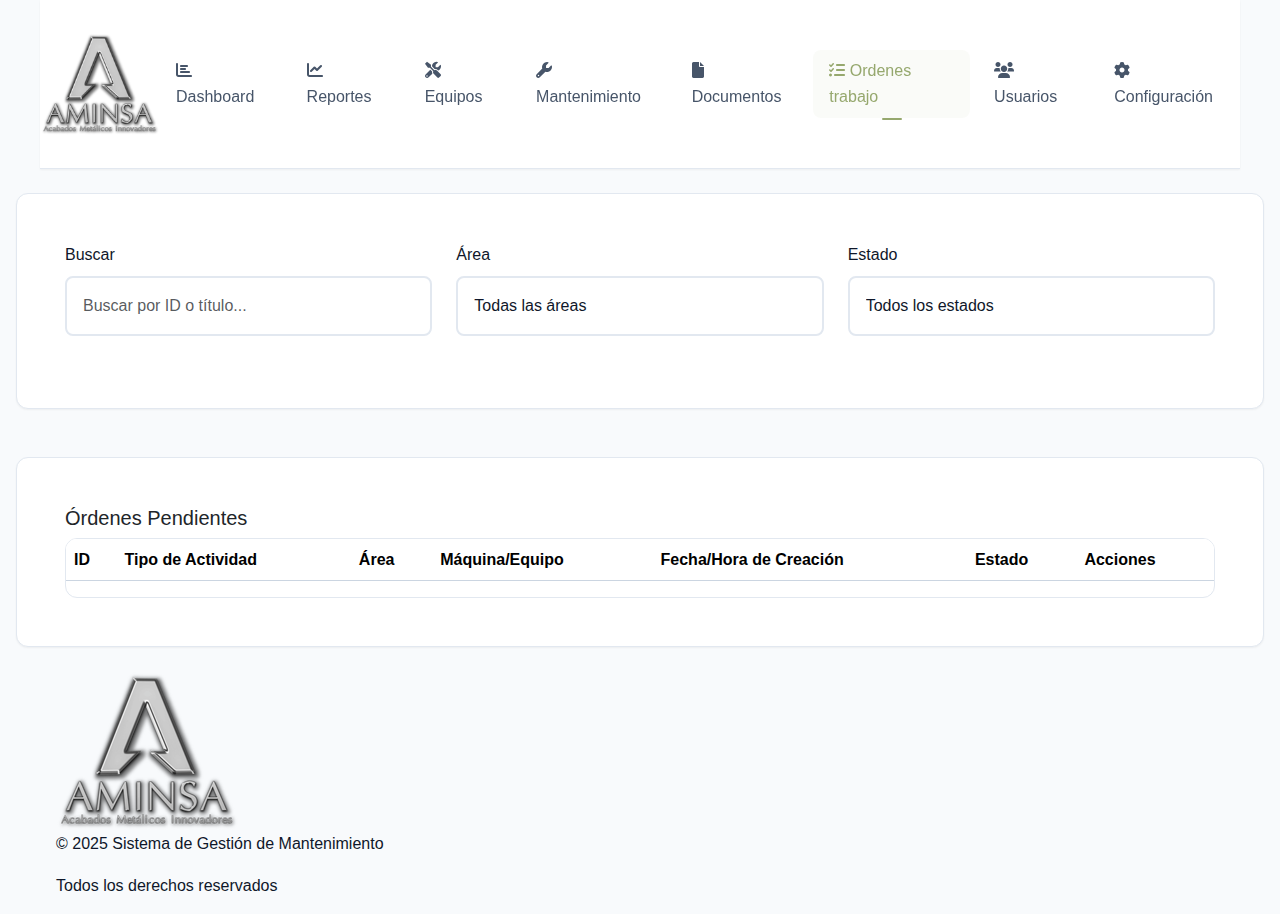
<file: cierre-ordenes.html>
<!DOCTYPE html>
<html lang="es">
<head>
    <meta charset="UTF-8">
    <meta name="viewport" content="width=device-width, initial-scale=1.0">
    <title>Cierre de Órdenes - Sistema de Mantenimiento</title>
    
    <!-- Font Awesome -->
    <link href="https://cdnjs.cloudflare.com/ajax/libs/font-awesome/6.0.0/css/all.min.css" rel="stylesheet">
    
   <!-- Bootstrap CSS -->
<link href="https://cdn.jsdelivr.net/npm/bootstrap@5.3.0/dist/css/bootstrap.min.css" rel="stylesheet">
    
    <!-- Estilos personalizados -->
    <link rel="stylesheet" href="css/styles.css">
</head>
<body>
<header>
        <div class="container header-container">
            <div class="logo-container">
                <a href="menu.html">
                    <img src="[data-uri]" alt="AMINSA - Acabados Metálicos Innovadores" class="company-logo">
                </a>
            </div>
            <nav>
                <ul>
                    <li><a href="dashboard.html"><i class="fas fa-chart-bar"></i> Dashboard</a></li>
<li><a href="reportes.html"><i class="fas fa-chart-line"></i> Reportes</a></li>
                    <li><a href="equipos.html"><i class="fas fa-tools"></i> Equipos</a></li>
                    <li><a href="mantenimiento.html"><i class="fas fa-wrench"></i> Mantenimiento</a></li>
                    
                    <li><a href="documentos.html"><i class="fas fa-file"></i> Documentos</a></li>
<li><a href="ordenes-trabajo.html" class="active"><i class="fas fa-tasks"></i> Ordenes trabajo</a></li>
                    <li><a href="usuarios.html"><i class="fas fa-users"></i> Usuarios</a></li>
                    <li><a href="configuracion.html"><i class="fas fa-cog"></i> Configuración</a></li>
                </ul>

            </nav>
        </div>
    </header>

   
    <!-- Contenido Principal -->
    <main class="container-fluid mt-4">
        <div class="row">
            <!-- Filtros -->
            <div class="col-12 mb-4">
                <div class="card">
                    <div class="card-body">
                        <div class="row">
                            <div class="col-md-4">
                                <div class="form-group">
                                    <label for="searchOrden">Buscar</label>
                                    <input type="text" class="form-control" id="searchOrden" placeholder="Buscar por ID o título...">
                                </div>
                            </div>
                            <div class="col-md-4">
                                <div class="form-group">
                                    <label for="areaFilter">Área</label>
                                    <select class="form-select" id="areaFilter">
                                        <option value="">Todas las áreas</option>
                                        <option value="cromo">Cromo</option>
                                        <option value="zinc">Zinc</option>
                                        <option value="doblad">Doblado</option>
                                        <option value="servicios">Servicios Generales</option>
                                        <option value="tratamiento">Planta de Tratamiento</option>
                                    </select>
                                </div>
                            </div>
                            <div class="col-md-4">
                                <div class="form-group">
                                    <label for="estadoFilter">Estado</label>
                                    <select class="form-select" id="estadoFilter">
                                        <option value="">Todos los estados</option>
                                        <option value="pendiente">Pendiente</option>
                                        <option value="en_proceso">En Proceso</option>
                                        <option value="completada">Completada</option>
                                    </select>
                                </div>
                            </div>
                        </div>
                    </div>
                </div>
            </div>

            <!-- Tabla de Órdenes -->
            <div class="col-12">
                <div class="card">
                    <div class="card-body">
                        <h5 class="card-title">Órdenes Pendientes</h5>
                        <div class="table-responsive">
                            <table class="table table-striped" id="ordenesTable">
                                <thead>
                                    <tr>
                                        <th>ID</th>
                                        <th>Tipo de Actividad</th>
                                        <th>Área</th>
                                        <th>Máquina/Equipo</th>
                                        <th>Fecha/Hora de Creación</th>
                                        <th>Estado</th>
                                        <th>Acciones</th>
                                    </tr>
                                </thead>
                                <tbody>
                                </tbody>
                            </table>
                        </div>
                    </div>
                </div>
            </div>
        </div>
    </main>

    <!-- Modal Cierre de Orden -->
    <div class="modal fade" id="modalCierreOrden" tabindex="-1" aria-hidden="true">
        <div class="modal-dialog modal-lg">
            <div class="modal-content">
                <div class="modal-header">
                    <h5 class="modal-title">Cierre de Orden de Trabajo</h5>
                    <button type="button" class="btn-close" data-bs-dismiss="modal" aria-label="Close"></button>
                </div>
                <div class="modal-body">
                    <form id="formCierreOrden">
                        <input type="hidden" id="ordenId">
                        
                        <!-- Información de la Orden -->
                        <div class="card mb-4">
                            <div class="card-header">
                                <h6 class="card-title mb-0">Información de la Orden</h6>
                            </div>
                            <div class="card-body">
                                <div class="row">
                                    <div class="col-md-6">
                                        <div class="form-group">
                                            <label class="form-label">ID de la Orden</label>
                                            <input type="text" class="form-control" id="ordenIdInfo" readonly>
                                        </div>
                                    </div>
                                    <div class="col-md-6">
                                        <div class="form-group">
                                            <label class="form-label">Tipo de Actividad</label>
                                            <input type="text" class="form-control" id="actividadInfo" readonly>
                                        </div>
                                    </div>
                                </div>
                                <div class="row mt-3">
                                    <div class="col-md-6">
                                        <div class="form-group">
                                            <label class="form-label">Área</label>
                                            <input type="text" class="form-control" id="areaInfo" readonly>
                                        </div>
                                    </div>
                                    <div class="col-md-6">
                                        <div class="form-group">
                                            <label class="form-label">Máquina/Equipo</label>
                                            <input type="text" class="form-control" id="equipoInfo" readonly>
                                        </div>
                                    </div>
                                </div>
                            </div>
                        </div>

                        <!-- Información de Cierre -->
                        <div class="row mb-4">
                            <div class="col-md-6">
                                <div class="form-group">
                                    <label class="form-label">Fecha de Cierre *</label>
                                    <input type="date" class="form-control" id="fechaCierre" required>
                                </div>
                            </div>
                            <div class="col-md-6">
                                <div class="form-group">
                                    <label class="form-label">Hora de Cierre *</label>
                                    <input type="time" class="form-control" id="horaCierre" required>
                                </div>
                            </div>
                        </div>

                        <div class="row mb-4">
                            <div class="col-md-6">
                                <div class="form-group">
                                    <label class="form-label">Realizado Por *</label>
                                    <input type="text" class="form-control" id="realizadoPor" required>
                                </div>
                            </div>
                            <div class="col-md-6">
                                <div class="form-group">
                                    <label class="form-label">Estado *</label>
                                    <select class="form-select" id="estadoCierre" required>
                                        <option value="">Seleccione...</option>
                                                                                <option value="completada">Completada</option>
                                        <option value="en_proceso">En Proceso</option>
                                    </select>
                                </div>
                            </div>
                        </div>

                        <div class="row mb-4">
                            <div class="col-md-12">
                                <div class="form-group">
                                    <label class="form-label">Descripción de lo Realizado *</label>
                                    <textarea class="form-control" id="descripcionRealizada" rows="4" required></textarea>
                                </div>
                            </div>
                        </div>

                        <div class="row mb-4">
                            <div class="col-md-12">
                                <div class="form-group">
                                    <label class="form-label">Refacciones Utilizadas</label>
                                    <textarea class="form-control" id="refacciones" rows="3" placeholder="Liste las refacciones utilizadas y cantidades"></textarea>
                                </div>
                            </div>
                        </div>

                        <div class="row mb-4">
                            <div class="col-md-12">
                                <div class="form-group">
                                    <label class="form-label">Observaciones o Comentarios</label>
                                    <textarea class="form-control" id="observaciones" rows="3" placeholder="Cualquier observación adicional"></textarea>
                                </div>
                            </div>
                        </div>

                        <div class="modal-footer">
                            <button type="button" class="btn btn-secondary" data-bs-dismiss="modal">Cancelar</button>
                            <button type="submit" class="btn btn-primary">Guardar Cierre</button>
                        </div>
                    </form>
                </div>
            </div>
        </div>
    </div>
<footer>
        <div class="container">
            <div class="footer-content">
                <div class="footer-logo">
                    <img src="[data-uri]" alt="AMINSA - Acabados Metálicos Innovadores" class="company-logo">
                </div>
                <div class="footer-text">
                    <p>&copy; 2025 Sistema de Gestión de Mantenimiento</p>
                    <p>Todos los derechos reservados</p>
                </div>
            </div>
        </div>
    </footer>

    <!-- Scripts -->
<script src="https://cdn.jsdelivr.net/npm/bootstrap@5.3.0/dist/js/bootstrap.bundle.min.js"></script>
<script src="js/cierre-ordenes.js"></script>
</body>
</html>
</file>
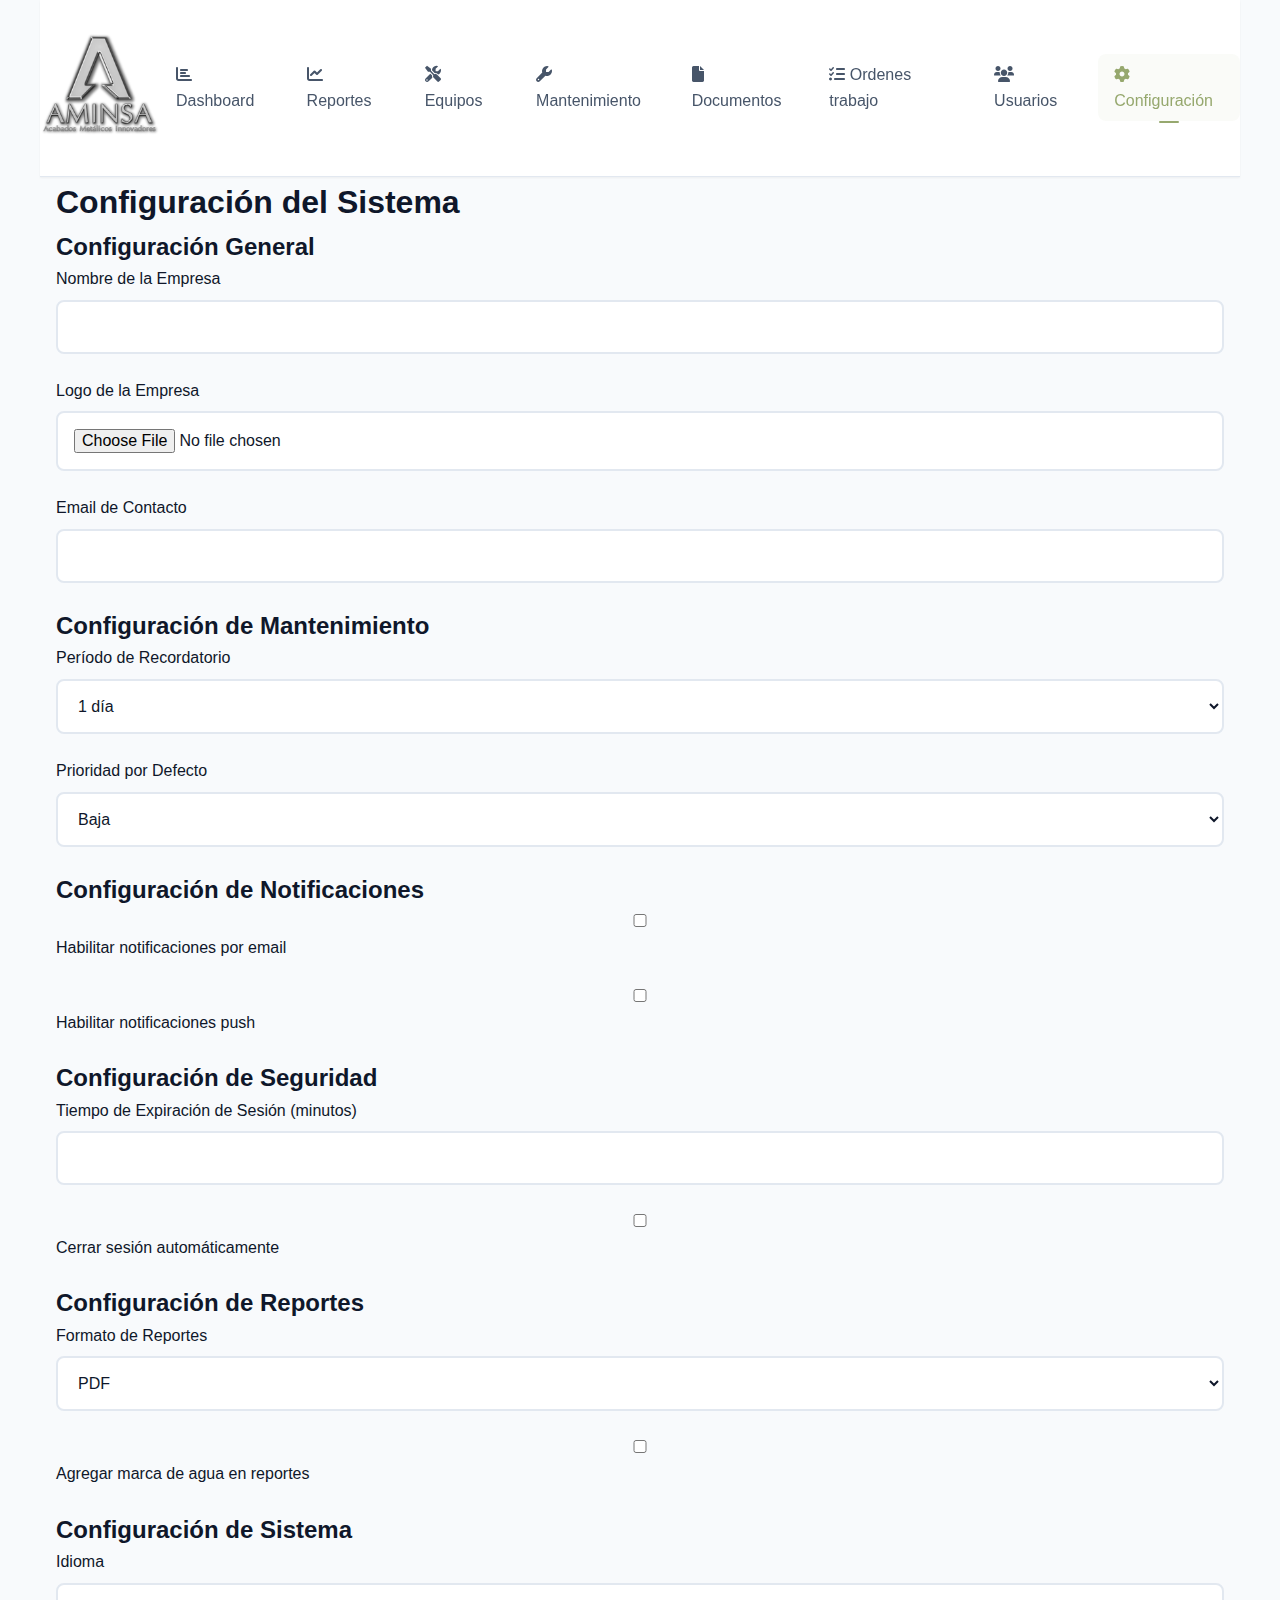
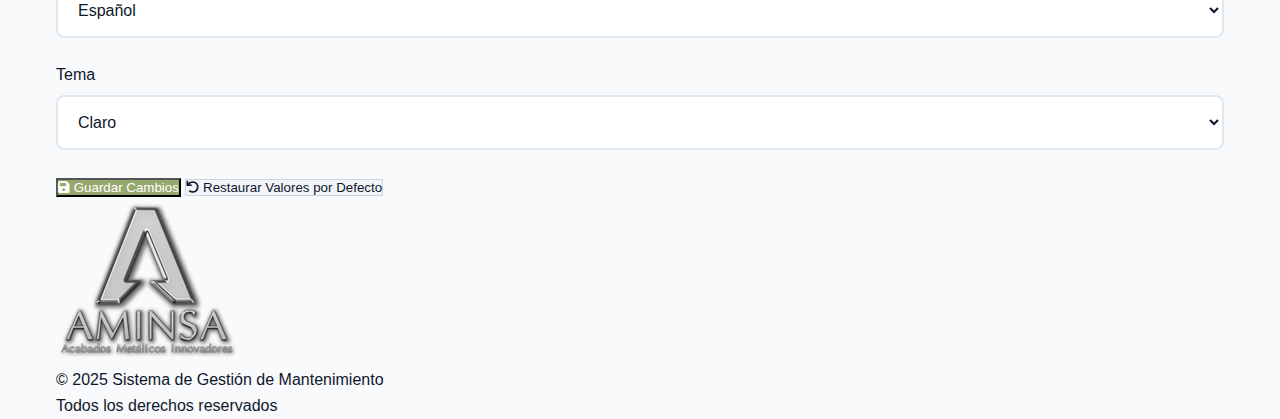
<file: configuracion.html>
<!DOCTYPE html>
<html lang="es">
<head>
    <meta charset="UTF-8">
    <meta name="viewport" content="width=device-width, initial-scale=1.0">
    <title>Configuración - Sistema de Mantenimiento</title>
    <link rel="stylesheet" href="css/styles.css">
    <link rel="stylesheet" href="https://cdnjs.cloudflare.com/ajax/libs/font-awesome/6.0.0/css/all.min.css">
    
</head>
<body>
    <header>
       <header>
        <div class="container header-container">
            <div class="logo-container">
                <a href="menu.html">
                    <img src="[data-uri]" alt="AMINSA - Acabados Metálicos Innovadores" class="company-logo">
                </a>
            </div>
            <nav>
                <ul>
                    <li><a href="dashboard.html"><i class="fas fa-chart-bar"></i> Dashboard</a></li>
<li><a href="reportes.html"><i class="fas fa-chart-line"></i> Reportes</a></li>
                    <li><a href="equipos.html"><i class="fas fa-tools"></i> Equipos</a></li>
                    <li><a href="mantenimiento.html"><i class="fas fa-wrench"></i> Mantenimiento</a></li>
                    
                    <li><a href="documentos.html"><i class="fas fa-file"></i> Documentos</a></li>
<li><a href="ordenes-trabajo.html"><i class="fas fa-tasks"></i> Ordenes trabajo</a></li>
                    <li><a href="usuarios.html"><i class="fas fa-users"></i> Usuarios</a></li>
                    <li><a href="configuracion.html" class="active"><i class="fas fa-cog"></i> Configuración</a></li>
                </ul>

            </nav>
        </div>
    </header>


    <main class="container">
        <div class="page-header">
            <h1>Configuración del Sistema</h1>
        </div>

        <div class="config-container">
            <div class="config-section">
                <h2>Configuración General</h2>
                <div class="form-group">
                    <label for="empresa">Nombre de la Empresa</label>
                    <input type="text" id="empresa" class="form-control">
                </div>
                <div class="form-group">
                    <label for="logo">Logo de la Empresa</label>
                    <input type="file" id="logo" accept="image/*" class="form-control">
                </div>
                <div class="form-group">
                    <label for="email">Email de Contacto</label>
                    <input type="email" id="email" class="form-control">
                </div>
            </div>

            <div class="config-section">
                <h2>Configuración de Mantenimiento</h2>
                <div class="form-group">
                    <label for="periodo">Período de Recordatorio</label>
                    <select id="periodo" class="form-control">
                        <option value="1">1 día</option>
                        <option value="3">3 días</option>
                        <option value="7">7 días</option>
                        <option value="14">14 días</option>
                    </select>
                </div>
                <div class="form-group">
                    <label for="prioridad">Prioridad por Defecto</label>
                    <select id="prioridad" class="form-control">
                        <option value="baja">Baja</option>
                        <option value="media">Media</option>
                        <option value="alta">Alta</option>
                    </select>
                </div>
            </div>

            <div class="config-section">
                <h2>Configuración de Notificaciones</h2>
                <div class="form-group">
                    <label>
                        <input type="checkbox" id="notificacionesEmail">
                        Habilitar notificaciones por email
                    </label>
                </div>
                <div class="form-group">
                    <label>
                        <input type="checkbox" id="notificacionesPush">
                        Habilitar notificaciones push
                    </label>
                </div>
            </div>

            <div class="config-section">
                <h2>Configuración de Seguridad</h2>
                <div class="form-group">
                    <label for="expiracion">Tiempo de Expiración de Sesión (minutos)</label>
                    <input type="number" id="expiracion" class="form-control">
                </div>
                <div class="form-group">
                    <label>
                        <input type="checkbox" id="autologout">
                        Cerrar sesión automáticamente
                    </label>
                </div>
            </div>

            <div class="config-section">
                <h2>Configuración de Reportes</h2>
                <div class="form-group">
                    <label for="formatoReporte">Formato de Reportes</label>
                    <select id="formatoReporte" class="form-control">
                        <option value="pdf">PDF</option>
                        <option value="excel">Excel</option>
                        <option value="csv">CSV</option>
                    </select>
                </div>
                <div class="form-group">
                    <label>
                        <input type="checkbox" id="watermark">
                        Agregar marca de agua en reportes
                    </label>
                </div>
            </div>

            <div class="config-section">
                <h2>Configuración de Sistema</h2>
                <div class="form-group">
                    <label for="idioma">Idioma</label>
                    <select id="idioma" class="form-control">
                        <option value="es">Español</option>
                        <option value="en">Inglés</option>
                    </select>
                </div>
                <div class="form-group">
                    <label for="tema">Tema</label>
                    <select id="tema" class="form-control">
                        <option value="claro">Claro</option>
                        <option value="oscuro">Oscuro</option>
                    </select>
                </div>
            </div>

            <div class="config-buttons">
                <button id="btnGuardar" class="btn-primary">
                    <i class="fas fa-save"></i> Guardar Cambios
                </button>
                <button id="btnRestaurar" class="btn-secondary">
                    <i class="fas fa-undo"></i> Restaurar Valores por Defecto
                </button>
            </div>
        </div>
    </main>
<footer>
        <div class="container">
            <div class="footer-content">
                <div class="footer-logo">
                    <img src="[data-uri]" alt="AMINSA - Acabados Metálicos Innovadores" class="company-logo">
                </div>
                <div class="footer-text">
                    <p>&copy; 2025 Sistema de Gestión de Mantenimiento</p>
                    <p>Todos los derechos reservados</p>
                </div>
            </div>
        </div>
    </footer>

    <script>
    document.addEventListener('DOMContentLoaded', function() {
        if (!checkSession() || !verificarPermiso('admin', 'configuracion')) {
            window.location.href = 'login.html';
            return;
        }

        // Cargar configuración actual
        function cargarConfiguracion() {
            // Aquí iría la lógica para cargar la configuración actual
            // Por ahora, solo mostramos valores por defecto
            document.getElementById('empresa').value = 'Empresa SA';
            document.getElementById('email').value = 'soporte@empresa.com';
            document.getElementById('periodo').value = '3';
            document.getElementById('prioridad').value = 'media';
            document.getElementById('notificacionesEmail').checked = true;
            document.getElementById('notificacionesPush').checked = false;
            document.getElementById('expiracion').value = 30;
            document.getElementById('autologout').checked = true;
            document.getElementById('formatoReporte').value = 'pdf';
            document.getElementById('watermark').checked = true;
            document.getElementById('idioma').value = 'es';
            document.getElementById('tema').value = 'claro';
        }

        // Guardar configuración
        document.getElementById('btnGuardar').addEventListener('click', () => {
            const configuracion = {
                empresa: document.getElementById('empresa').value,
                email: document.getElementById('email').value,
                periodo: document.getElementById('periodo').value,
                prioridad: document.getElementById('prioridad').value,
                notificacionesEmail: document.getElementById('notificacionesEmail').checked,
                notificacionesPush: document.getElementById('notificacionesPush').checked,
                expiracion: document.getElementById('expiracion').value,
                autologout: document.getElementById('autologout').checked,
                formatoReporte: document.getElementById('formatoReporte').value,
                watermark: document.getElementById('watermark').checked,
                idioma: document.getElementById('idioma').value,
                tema: document.getElementById('tema').value
            };

            // Aquí iría la lógica para guardar la configuración
            // Por ahora, solo mostramos un mensaje
            showStatus('success', 'Configuración guardada exitosamente');
        });

        // Restaurar valores por defecto
        document.getElementById('btnRestaurar').addEventListener('click', () => {
            if (confirm('¿Estás seguro de restaurar los valores por defecto?')) {
                cargarConfiguracion();
                showStatus('info', 'Valores restaurados a los por defecto');
            }
        });

        // Cargar configuración inicial
        cargarConfiguracion();
    });
<script src="js/session.js"></script>
    </script>
</body>
</html>
</file>
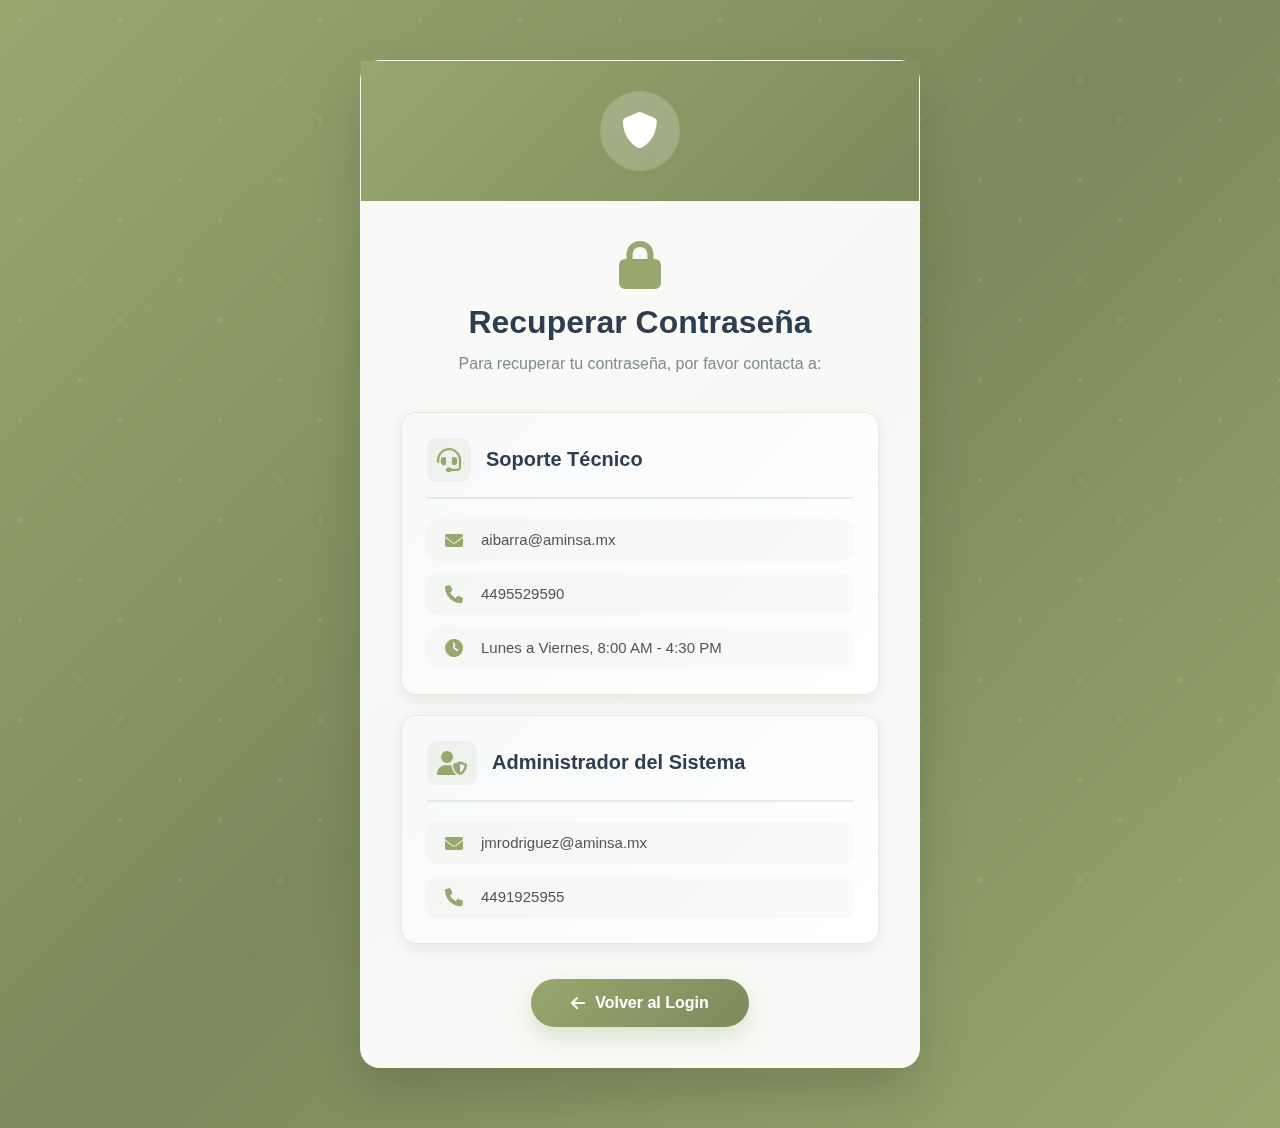
<file: contacto-recuperacion.html>
<!DOCTYPE html>
<html lang="es">
<head>
    <meta charset="UTF-8">
    <meta name="viewport" content="width=device-width, initial-scale=1.0">
    <title>Contacto para Recuperar Contraseña - Sistema de Gestión de Mantenimiento</title>
    <link rel="stylesheet" href="https://cdnjs.cloudflare.com/ajax/libs/font-awesome/6.0.0/css/all.min.css">
</head>
<body>
    <div class="container">
        <div class="login-container">
            <div class="logo-container">
                <div class="logo-placeholder">
                    <i class="fas fa-shield-alt"></i>

                </div>
            </div>
            <div class="login-box">
                <div class="header-section">
                    <i class="fas fa-lock header-icon"></i>
                    <h2>Recuperar Contraseña</h2>
                    <p>Para recuperar tu contraseña, por favor contacta a:</p>
                </div>
                
                <div class="contacto-card">
                    <div class="contact-header">
                        <i class="fas fa-headset"></i>
                        <h3>Soporte Técnico</h3>
                    </div>
                    <div class="contact-info">
                        <div class="info-item">
                            <i class="fas fa-envelope"></i>
                            <span>aibarra@aminsa.mx</span>
                        </div>
                        <div class="info-item">
                            <i class="fas fa-phone"></i>
                            <span>4495529590</span>
                        </div>
                        <div class="info-item">
                            <i class="fas fa-clock"></i>
                            <span>Lunes a Viernes, 8:00 AM - 4:30 PM</span>
                        </div>
                    </div>
                </div>
                
                <div class="contacto-card">
                    <div class="contact-header">
                        <i class="fas fa-user-shield"></i>
                        <h3>Administrador del Sistema</h3>
                    </div>
                    <div class="contact-info">
                        <div class="info-item">
                            <i class="fas fa-envelope"></i>
                            <span>jmrodriguez@aminsa.mx</span>
                        </div>
                        <div class="info-item">
                            <i class="fas fa-phone"></i>
                            <span>4491925955</span>
                        </div>
                    </div>
                </div>
                
                <div class="links">
                    <button onclick="window.open('login.html', '_self')">
                        <i class="fas fa-arrow-left"></i>
                        Volver al Login
                    </button>
                </div>
            </div>
        </div>
    </div>
    
    <style>
        * {
            margin: 0;
            padding: 0;
            box-sizing: border-box;
        }
        
        body {
            font-family: 'Segoe UI', Tahoma, Geneva, Verdana, sans-serif;
            background: linear-gradient(135deg, #96a86e 0%, #7d8a5c 50%, #96a86e 100%);
            min-height: 100vh;
            overflow-x: hidden; /* Solo oculta scroll horizontal */
            overflow-y: auto;   /* Permite scroll vertical */
            display: flex;
            align-items: flex-start; /* Cambiado a flex-start */
            justify-content: center;
            position: relative;
            padding: 20px 0; /* Añadido padding */
        }
        
        body::before {
            content: '';
            position: fixed; /* Cambiado a fixed */
            top: 0;
            left: 0;
            right: 0;
            bottom: 0;
            background: url('data:image/svg+xml,<svg xmlns="http://www.w3.org/2000/svg" viewBox="0 0 100 100"><circle cx="20" cy="20" r="2" fill="rgba(255,255,255,0.1)"/><circle cx="80" cy="80" r="2" fill="rgba(255,255,255,0.1)"/><circle cx="50" cy="10" r="1" fill="rgba(255,255,255,0.1)"/></svg>');
            background-size: 100px 100px;
            animation: float 20s infinite linear;
            z-index: -1;
        }
        
        @keyframes float {
            0% { transform: translate(0, 0); }
            100% { transform: translate(-100px, -100px); }
        }
        
        .container {
            width: 100%;
            max-width: 600px;
            padding: 20px;
            position: relative;
            z-index: 1;
            margin: 20px 0; /* Añadido margin */
        }
        
        .login-container {
            background: rgba(255, 255, 255, 0.95);
            backdrop-filter: blur(20px);
            border-radius: 20px;
            box-shadow: 0 25px 50px rgba(0, 0, 0, 0.15);
            border: 1px solid rgba(255, 255, 255, 0.2);
            overflow: visible; /* Cambiado a visible */
            transform: translateY(0);
            transition: transform 0.3s ease;
        }
        
        .login-container:hover {
            transform: translateY(-5px);
        }
        
        .logo-container {
            background: linear-gradient(135deg, #96a86e, #7d8a5c);
            padding: 30px;
            text-align: center;
            position: relative;
        }
        
        .logo-placeholder {
            width: 80px;
            height: 80px;
            background: rgba(255, 255, 255, 0.2);
            border-radius: 50%;
            display: inline-flex;
            align-items: center;
            justify-content: center;
            backdrop-filter: blur(10px);
        }
        
        .logo-placeholder i {
            font-size: 36px;
            color: white;
        }
        
        .login-box {
            padding: 40px;
        }
        
        .header-section {
            text-align: center;
            margin-bottom: 35px;
        }
        
        .header-icon {
            font-size: 48px;
            color: #96a86e;
            margin-bottom: 15px;
            display: block;
        }
        
        .login-box h2 {
            color: #2c3e50;
            font-size: 32px;
            font-weight: 600;
            margin-bottom: 10px;
        }
        
        .login-box p {
            color: #7f8c8d;
            font-size: 16px;
            line-height: 1.6;
        }
        
        .contacto-card {
            background: linear-gradient(135deg, #f8f9fa, #ffffff);
            border-radius: 15px;
            padding: 25px;
            margin: 20px 0;
            border: 1px solid rgba(150, 168, 110, 0.2);
            box-shadow: 0 5px 15px rgba(0, 0, 0, 0.08);
            transition: all 0.3s ease;
        }
        
        .contacto-card:hover {
            transform: translateY(-3px);
            box-shadow: 0 8px 25px rgba(150, 168, 110, 0.2);
            border-color: #96a86e;
        }
        
        .contact-header {
            display: flex;
            align-items: center;
            margin-bottom: 20px;
            padding-bottom: 15px;
            border-bottom: 2px solid rgba(150, 168, 110, 0.2);
        }
        
        .contact-header i {
            font-size: 24px;
            color: #96a86e;
            margin-right: 15px;
            background: rgba(150, 168, 110, 0.1);
            padding: 10px;
            border-radius: 10px;
        }
        
        .contact-header h3 {
            color: #2c3e50;
            font-size: 20px;
            font-weight: 600;
            margin: 0;
        }
        
        .contact-info {
            display: flex;
            flex-direction: column;
            gap: 12px;
        }
        
        .info-item {
            display: flex;
            align-items: center;
            padding: 12px 15px;
            background: rgba(150, 168, 110, 0.05);
            border-radius: 10px;
            transition: all 0.2s ease;
        }
        
        .info-item:hover {
            background: rgba(150, 168, 110, 0.1);
            transform: translateX(5px);
        }
        
        .info-item i {
            font-size: 18px;
            color: #96a86e;
            margin-right: 15px;
            width: 24px;
            text-align: center;
        }
        
        .info-item span {
            color: #555;
            font-size: 15px;
            font-weight: 500;
        }
        
        .links {
            margin-top: 35px;
            text-align: center;
        }
        
        .links button {
            background: linear-gradient(135deg, #96a86e, #7d8a5c);
            color: white;
            border: none;
            border-radius: 50px;
            padding: 15px 40px;
            font-size: 16px;
            font-weight: 600;
            cursor: pointer;
            transition: all 0.3s ease;
            box-shadow: 0 10px 25px rgba(150, 168, 110, 0.3);
            display: inline-flex;
            align-items: center;
            gap: 10px;
            position: relative;
            overflow: hidden;
        }
        
        .links button::before {
            content: '';
            position: absolute;
            top: 0;
            left: -100%;
            width: 100%;
            height: 100%;
            background: linear-gradient(90deg, transparent, rgba(255,255,255,0.2), transparent);
            transition: left 0.5s ease;
        }
        
        .links button:hover::before {
            left: 100%;
        }
        
        .links button:hover {
            transform: translateY(-3px);
            box-shadow: 0 15px 35px rgba(150, 168, 110, 0.4);
        }
        
        .links button:active {
            transform: translateY(-1px);
        }
        
        @media (max-width: 600px) {
            .container {
                padding: 10px;
                margin: 10px 0;
            }
            
            .login-box {
                padding: 30px 20px;
            }
            
            .contacto-card {
                padding: 20px;
            }
            
            .links button {
                padding: 12px 30px;
                font-size: 14px;
            }
        }
    </style>
</body>
</html>
</file>
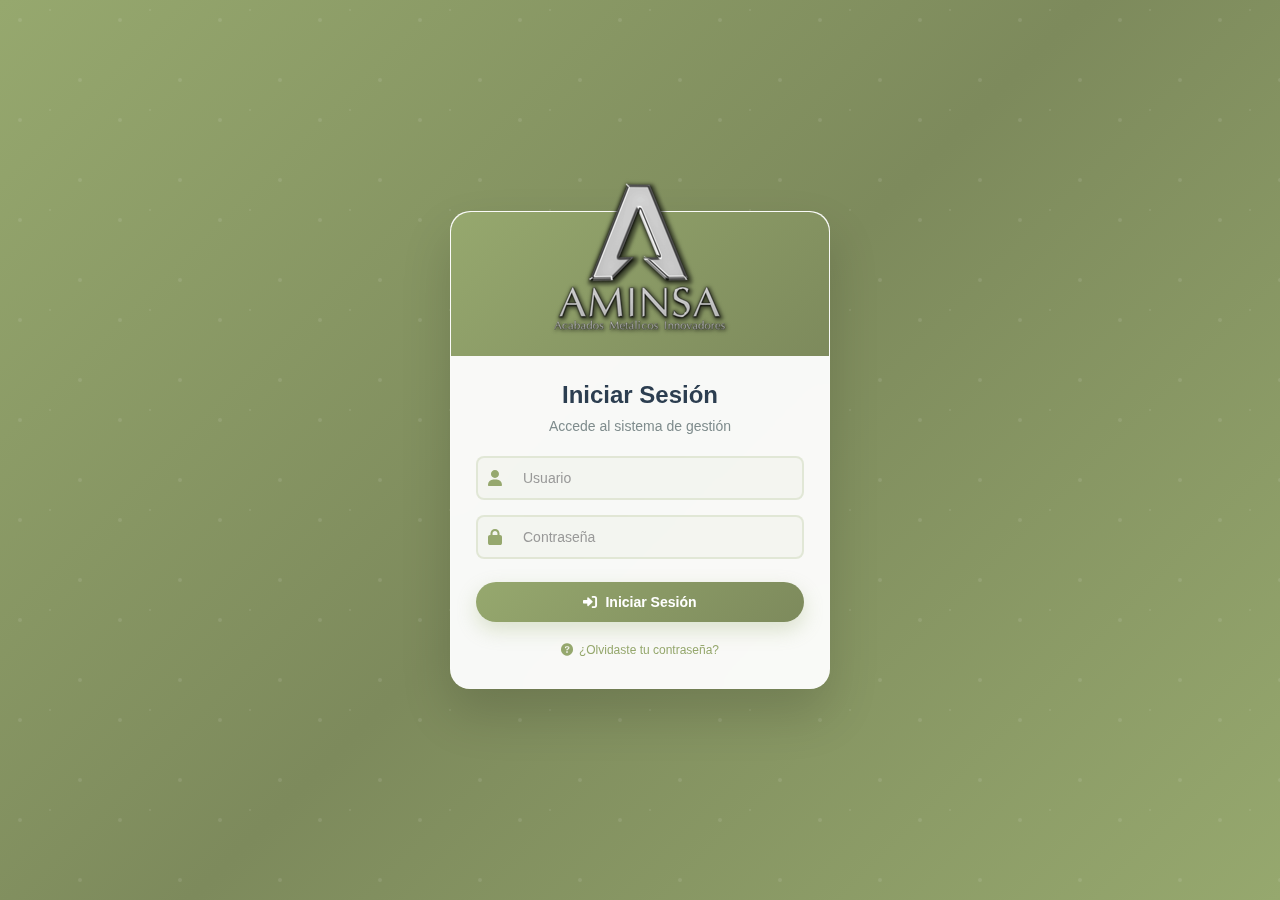
<file: documentos.html>
<!DOCTYPE html>
<html lang="es">
<head>
    <meta charset="UTF-8">
    <meta name="viewport" content="width=device-width, initial-scale=1.0">
    <title>Mantenimiento - Sistema de Gestión de Mantenimiento</title>
    <link rel="stylesheet" href="css/styles.css">
    <link rel="stylesheet" href="https://cdnjs.cloudflare.com/ajax/libs/font-awesome/6.0.0/css/all.min.css">
</head>
<body>
    <header>
        <div class="container header-container">
            <div class="logo-container">
                <a href="menu.html">
                   <img src="[data-uri]" alt="AMINSA - Acabados Metálicos Innovadores" class="company-logo">
                </a>
            </div>
            <nav>
                <ul>
                    <li><a href="dashboard.html"><i class="fas fa-chart-bar"></i> Dashboard</a></li>
<li><a href="reportes.html"><i class="fas fa-chart-line"></i> Reportes</a></li>
                    <li><a href="equipos.html"><i class="fas fa-tools"></i> Equipos</a></li>
                    <li><a href="mantenimiento.html"><i class="fas fa-wrench"></i> Mantenimiento</a></li>
                    
                    <li><a href="documentos.html" class="active"><i class="fas fa-file"></i> Documentos</a></li>
<li><a href="ordenes-trabajo.html"><i class="fas fa-tasks"></i> Ordenes trabajo</a></li>
                    <li><a href="usuarios.html"><i class="fas fa-users"></i> Usuarios</a></li>
                    <li><a href="configuracion.html"><i class="fas fa-cog"></i> Configuración</a></li>
                </ul>

            </nav>
        </div>
    </header>
    <main class="container">
        <h2><i class="fas fa-file"></i> Documentos</h2>
        
        <!-- Botones de acción -->
        <div class="btn-group">
            <button class="btn btn-primary" onclick="openModal('nuevo-documento')">
                <i class="fas fa-plus"></i> Nuevo Documento
            </button>
            <button class="btn btn-success" onclick="exportarDocumentos()">
                <i class="fas fa-file-excel"></i> Exportar
            </button>
        </div>

        <!-- Filtros -->
        <div class="filters">
            <div class="filter-group">
                <label for="tipo-documento">Tipo de Documento:</label>
                <select id="tipo-documento">
                    <option value="">Todos</option>
                    <option value="manuales">Manuales Técnicos</option>
                    <option value="procedimientos">Procedimientos</option>
                    <option value="reportes">Reportes</option>
                </select>
            </div>
            <div class="filter-group">
                <label for="estado">Estado:</label>
                <select id="estado">
                    <option value="">Todos</option>
                    <option value="activo">Activo</option>
                    <option value="inactivo">Inactivo</option>
                </select>
            </div>
            <div class="filter-group">
                <label for="fecha">Fecha:</label>
                <input type="date" id="fecha">
            </div>
        </div>

        <!-- Tabla de documentos -->
        <div class="card">
            <h3>Lista de Documentos</h3>
            <div class="table-responsive">
                <table>
                    <thead>
                        <tr>
                            <th>Título</th>
                            <th>Tipo</th>
                            <th>Estado</th>
                            <th>Fecha de Creación</th>
                            <th>Acciones</th>
                        </tr>
                    </thead>
                    <tbody>
                      
                            </td>
                        </tr>
                        <!-- Más filas de documentos -->
                    </tbody>
                </table>
            </div>
        </div>

        <!-- Modal para nuevo/editar documento -->
        <div id="nuevo-documento" class="modal">
            <div class="modal-content">
                <div class="modal-header">
                    <h3>Nuevo Documento</h3>
                    <span class="close" onclick="closeModal('nuevo-documento')">&times;</span>
                </div>
                <form onsubmit="guardarDocumento(event)">
                    <div class="form-group">
                        <label for="titulo">Título</label>
                        <input type="text" id="titulo" required>
                    </div>
                    <div class="form-group">
                        <label for="tipo">Tipo de Documento</label>
                        <select id="tipo" required>
                            <option value="">Seleccionar</option>
                            <option value="manuales">Manuales Técnicos</option>
                            <option value="procedimientos">Procedimientos</option>
                            <option value="reportes">Reportes</option>
                        </select>
                    </div>
                    <div class="form-group">
                        <label for="archivo">Archivo</label>
                        <input type="file" id="archivo" accept=".pdf,.doc,.docx" required>
                    </div>
                    <div class="form-group">
                        <label for="descripcion">Descripción</label>
                        <textarea id="descripcion"></textarea>
                    </div>
                    <div class="btn-group">
                        <button type="submit" class="btn btn-primary">
                            <i class="fas fa-save"></i> Guardar
                        </button>
                        <button type="button" class="btn btn-secondary" onclick="closeModal('nuevo-documento')">
                            <i class="fas fa-times"></i> Cancelar
                        </button>
                    </div>
                </form>
            </div>
        </div>

        <!-- Vista previa de documento -->
        <div id="preview-documento" class="modal">
            <div class="modal-content">
                <div class="modal-header">
                    <h3>Vista Previa</h3>
                    <span class="close" onclick="closeModal('preview-documento')">&times;</span>
                </div>
                <div class="document-preview">
                    <iframe id="preview-frame" src="" allowfullscreen></iframe>
                </div>
            </div>
        </div>
    </main>

    <footer>
        <div class="container">
            <div class="footer-content">
                <div class="footer-logo">
                 <img src="[data-uri]" alt="AMINSA - Acabados Metálicos Innovadores" class="company-logo">
                </div>
                <div class="footer-text">
                    <p>&copy; 2025 Sistema de Gestión de Mantenimiento</p>
                    <p>Todos los derechos reservados</p>
                </div>
            </div>
        </div>
    </footer>

    <script>
// Verificar si hay sesión iniciada
    function checkSession() {
        // En producción, esto se haría con una llamada a tu backend
        // Aquí usamos localStorage para simular la sesión
        const session = localStorage.getItem('session');
        if (!session) {
            window.location.href = 'login.html';
        }
    }

    // Verificar sesión al cargar la página
    document.addEventListener('DOMContentLoaded', checkSession);

    // Función para cerrar sesión
    function logout() {
        localStorage.removeItem('session');
        window.location.href = 'login.html';
    }
        // Funciones para manejar modales
        function openModal(modalId) {
            document.getElementById(modalId).style.display = 'block';
        }

        function closeModal(modalId) {
            document.getElementById(modalId).style.display = 'none';
        }

        // Función para ver documento
        function verDocumento() {
            // Aquí iría la lógica para cargar el documento en el iframe
            openModal('preview-documento');
        }

        // Función para guardar documento
        function guardarDocumento(event) {
            event.preventDefault();
            // Aquí iría la lógica para guardar el documento
            showNotification('Documento guardado exitosamente', 'success');
            closeModal('nuevo-documento');
        }

        // Función para editar documento
        function editarDocumento() {
            // Aquí iría la lógica para editar el documento
            openModal('nuevo-documento');
        }

        // Función para eliminar documento
        function eliminarDocumento() {
            // Aquí iría la lógica para eliminar el documento
            showNotification('Documento eliminado exitosamente', 'success');
        }

        // Función para exportar documentos
        function exportarDocumentos() {
            // Aquí iría la lógica para exportar documentos
            showNotification('Exportación completada', 'success');
        }

        // Función para mostrar notificaciones
        function showNotification(message, type = 'success') {
            const notification = document.createElement('div');
            notification.className = `notification ${type}`;
            notification.innerHTML = `
                <div class="notification-header">
                    <h3 class="notification-title">${type.charAt(0).toUpperCase() + type.slice(1)}</h3>
                    <span class="notification-close">&times;</span>
                </div>
                <p class="notification-body">${message}</p>
            `;
            document.body.appendChild(notification);

            // Eliminar notificación después de 5 segundos
            setTimeout(() => {
                notification.remove();
            }, 5000);

            // Manejar el cierre manual
            notification.querySelector('.notification-close').addEventListener('click', () => {
                notification.remove();
            });
        }
    </script>
</body>
</html>
</file>
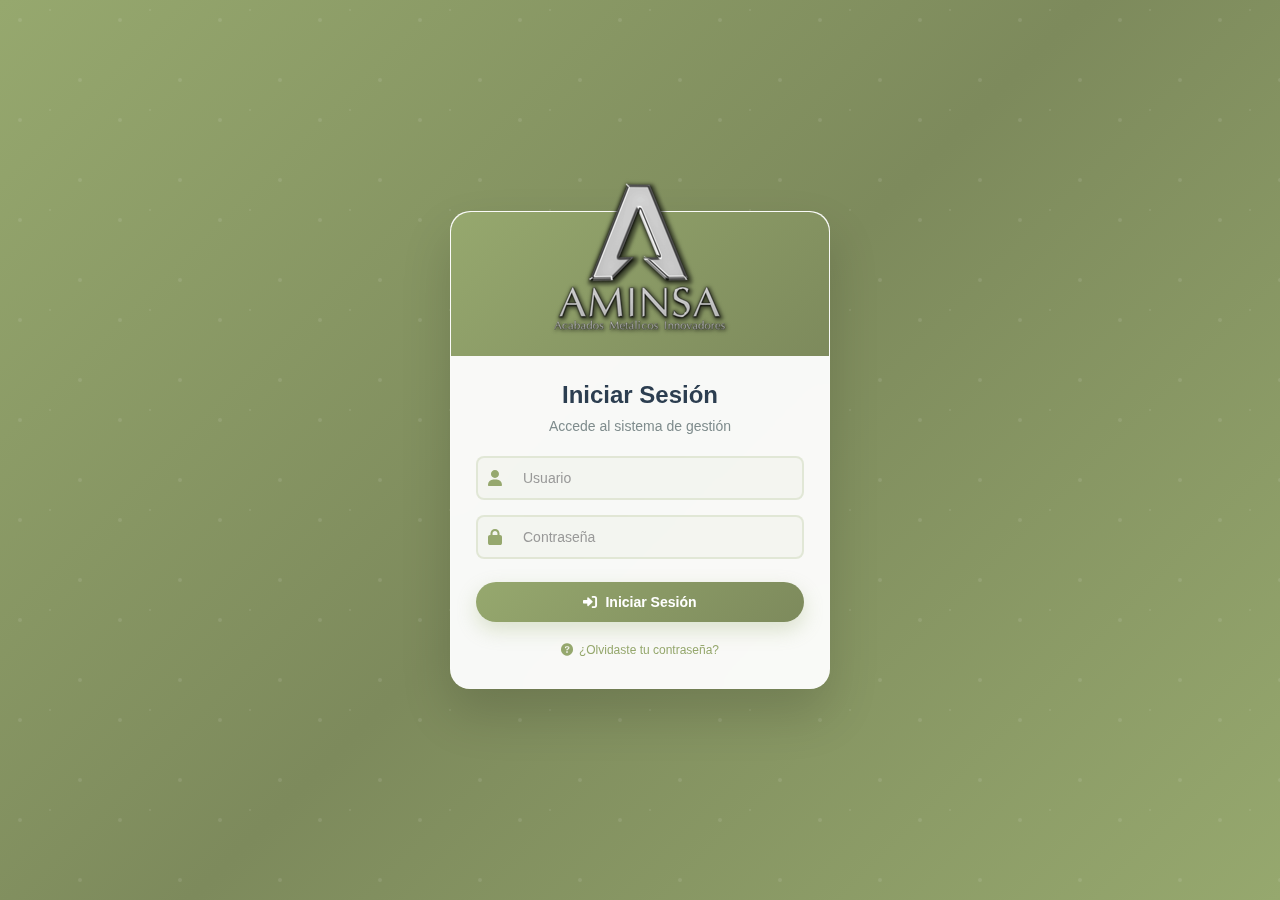
<file: equipos.html>
<!DOCTYPE html>
<html lang="es">
<head>
    <meta charset="UTF-8">
    <meta name="viewport" content="width=device-width, initial-scale=1.0">
    <title>Mantenimiento - Sistema de Gestión de Mantenimiento</title>
    <link rel="stylesheet" href="css/styles.css">
    <link rel="stylesheet" href="https://cdnjs.cloudflare.com/ajax/libs/font-awesome/6.0.0/css/all.min.css">
</head>
<body>
    <header>
        <div class="container header-container">
            <div class="logo-container">
                <a href="menu.html">
                    <img src="[data-uri]" alt="AMINSA - Acabados Metálicos Innovadores" class="company-logo">
                </a>
            </div>
            <nav>
                <ul>
                    <li><a href="dashboard.html"><i class="fas fa-chart-bar"></i> Dashboard</a></li>
<li><a href="reportes.html"><i class="fas fa-chart-line"></i> Reportes</a></li>
                    <li><a href="equipos.html" class="active"><i class="fas fa-tools"></i> Equipos</a></li>
                    <li><a href="mantenimiento.html"><i class="fas fa-wrench"></i> Mantenimiento</a></li>
                    
                    <li><a href="documentos.html"><i class="fas fa-file"></i> Documentos</a></li>
<li><a href="ordenes-trabajo.html"><i class="fas fa-tasks"></i> Ordenes trabajo</a></li>
                    <li><a href="usuarios.html"><i class="fas fa-users"></i> Usuarios</a></li>
                    <li><a href="configuracion.html"><i class="fas fa-cog"></i> Configuración</a></li>
                </ul>

            </nav>
        </div>
    </header>

    <main class="container">
        <h2><i class="fas fa-tools"></i> Equipos</h2>
        
        <!-- Botones de acción -->
        <div class="btn-group">
            <button class="btn btn-primary" onclick="openModal('nuevo-equipos')">
                <i class="fas fa-plus"></i> Nuevo Equipo
            </button>
            <button class="btn btn-success" onclick="exportarEquipos()">
                <i class="fas fa-file-excel"></i> Exportar
            </button>
        </div>

        <!-- Tabla de equipos -->
        <div class="card">
            <h3>Lista de Equipos</h3>
            <div class="table-responsive">
                <table id="equiposTable">
                    <thead>
                        <tr>
                            <th>Código</th>
                            <th>Nombre</th>
                            <th>Tipo</th>
                            <th>Ubicación</th>
                            <th>Estado</th>
                            <th>Acciones</th>
                        </tr>
                    </thead>
                    <tbody>
                        
                               
                            </td>
                        </tr>
                    </tbody>
                </table>
            </div>
        </div>

        <!-- Modal para nuevo/editar equipo -->
        <div id="nuevo-equipos" class="modal">
            <div class="modal-content">
                <div class="modal-header">
                    <h3>Nuevo Equipo</h3>
                    <span class="close" onclick="closeModal('nuevo-equipos')">&times;</span>
                </div>
                <form onsubmit="guardarEquipo(event)">
                    <div class="form-group">
                        <label for="codigo">Código</label>
                        <input type="text" id="codigo" required>
                    </div>
                    <div class="form-group">
                        <label for="nombre">Nombre</label>
                        <input type="text" id="nombre" required>
                    </div>
                    <div class="form-row">
                        <div class="form-col">
                            <label for="tipo">Tipo</label>
                            <select id="tipo" required>
                                <option value="">Seleccionar</option>
                                <option value="oficina">Oficina</option>
                                <option value="produccion">Producción</option>
                                <option value="mantenimiento">Mantenimiento</option>
                            </select>
                        </div>
                        <div class="form-col">
                            <label for="ubicacion">Ubicación</label>
                            <input type="text" id="ubicacion" required>
                        </div>
                    </div>
                    <div class="form-group">
                        <label for="descripcion">Descripción</label>
                        <textarea id="descripcion"></textarea>
                    </div>
                    <div class="form-group">
                        <label for="estado">Estado</label>
                        <select id="estado" required>
                            <option value="activo">Activo</option>
                            <option value="inactivo">Inactivo</option>
                            <option value="mantenimiento">En Mantenimiento</option>
                        </select>
                    </div>
                    <div class="btn-group">
                        <button type="submit" class="btn btn-primary">
                            <i class="fas fa-save"></i> Guardar
                        </button>
                        <button type="button" class="btn btn-secondary" onclick="closeModal('nuevo-equipos')">
                            <i class="fas fa-times"></i> Cancelar
                        </button>
                    </div>
                </form>
            </div>
        </div>
    </main>

    <footer>
        <div class="container">
            <div class="footer-content">
                <div class="footer-logo">
<img src="[data-uri]" alt="AMINSA - Acabados Metálicos Innovadores" class="company-logo">

                </div>
                <div class="footer-text">
                    <p>&copy; 2025 Sistema de Gestión de Mantenimiento</p>
                    <p>Todos los derechos reservados</p>
                </div>
            </div>
        </div>
    </footer>

    <script>
// Verificar si hay sesión iniciada
    function checkSession() {
        // En producción, esto se haría con una llamada a tu backend
        // Aquí usamos localStorage para simular la sesión
        const session = localStorage.getItem('session');
        if (!session) {
            window.location.href = 'login.html';
        }
    }

    // Verificar sesión al cargar la página
    document.addEventListener('DOMContentLoaded', checkSession);

    // Función para cerrar sesión
    function logout() {
        localStorage.removeItem('session');
        window.location.href = 'login.html';
    }
        // Funciones para manejar el modal
        function openModal(modalId) {
            document.getElementById(modalId).style.display = 'block';
        }

        function closeModal(modalId) {
            document.getElementById(modalId).style.display = 'none';
        }

        // Función para guardar equipo
        function guardarEquipo(event) {
            event.preventDefault();
            // Aquí iría la lógica para guardar el equipo
            showNotification('Equipo guardado exitosamente', 'success');
            closeModal('nuevo-equipos');
        }

        // Función para editar equipo
        function editarEquipo() {
            // Aquí iría la lógica para editar el equipo
            openModal('nuevo-equipos');
        }

        // Función para eliminar equipo
        function eliminarEquipo() {
            // Aquí iría la lógica para eliminar el equipo
            showNotification('Equipo eliminado exitosamente', 'success');
        }

        // Función para exportar equipos
        function exportarEquipos() {
            // Aquí iría la lógica para exportar equipos
            showNotification('Exportación completada', 'success');
        }

        // Función para mostrar notificaciones
        function showNotification(message, type = 'success') {
            const notification = document.createElement('div');
            notification.className = `notification ${type}`;
            notification.innerHTML = `
                <div class="notification-header">
                    <h3 class="notification-title">${type.charAt(0).toUpperCase() + type.slice(1)}</h3>
                    <span class="notification-close">&times;</span>
                </div>
                <p class="notification-body">${message}</p>
            `;
            document.body.appendChild(notification);

            // Eliminar notificación después de 5 segundos
            setTimeout(() => {
                notification.remove();
            }, 5000);

            // Manejar el cierre manual
            notification.querySelector('.notification-close').addEventListener('click', () => {
                notification.remove();
            });
        }
    </script>
</body>
</html>
</file>
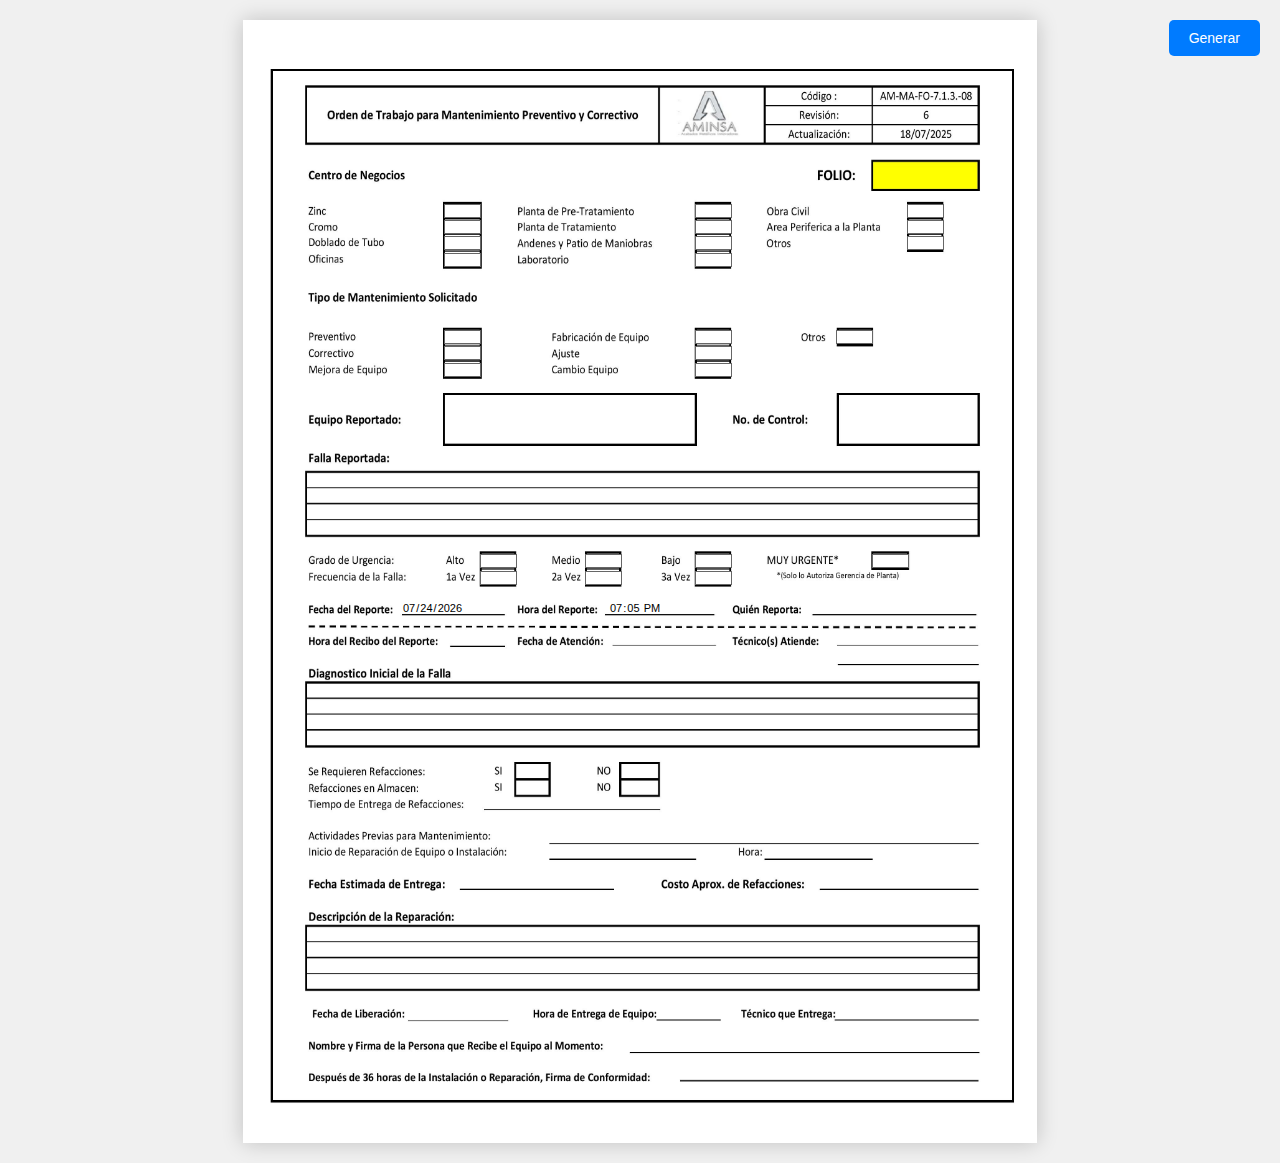
<file: formato-ordenes.html>
<!DOCTYPE html>
<html lang="es">
<head>
    <meta charset="UTF-8">
    <meta name="viewport" content="width=device-width, initial-scale=1.0">
    <title>Orden de Trabajo para Mantenimiento Preventivo y Correctivo</title>
    <style>
        body {
            margin: 0;
            padding: 20px;
            font-family: Arial, sans-serif;
            background-color: #f0f0f0;
        }
        .form-container {
            width: 794px;
            height: 1123px;
            margin: 0 auto;
            position: relative;
            background-color: white;
                        background-repeat: no-repeat;
            background-size: 100% 100%;
            box-shadow: 0 0 20px rgba(0,0,0,0.2);
background-image: url('fondo-orden.jpg');
background-size: 100% 100%;
background-repeat: no-repeat;
        }
@page {
    size: A4;
    margin: 0;
    -webkit-print-color-adjust: exact !important;
    print-color-adjust: exact !important;
}

.form-container {
    width: 794px;
    height: 1123px;
    position: relative;
    -webkit-print-color-adjust: exact !important;
    print-color-adjust: exact !important;
}

@media print {
    body * {
        -webkit-print-color-adjust: exact !important;
        print-color-adjust: exact !important;
    }
    .form-container {
        position: absolute;
        top: 0;
        left: 0;
        margin: 0;
        padding: 0;
        width: 100%;
        height: 100%;
    }
}
        .textarea-field {
    position: absolute;
    border: none;
    background: transparent;
    font-family: Arial, sans-serif;
    font-size: 11px;
    color: #000;
    outline: none;
    resize: none;
    overflow: hidden;
    padding: 5px;
    line-height: 1.4;
    box-sizing: border-box; /* Asegura que el padding no afecte el tamaño total */
}
        .input-field {
            position: absolute;
            border: none;
            background: transparent;
            font-family: Arial, sans-serif;
            font-size: 11px;
            color: #000;
            outline: none;
        }
        
        .checkbox-field {
            position: absolute;
            width: 37px;  /* Ancho aumentado */
            height: 14px;  /* Altura estándar */
            margin: 0;
            padding: 0;
            cursor: pointer;
            -webkit-appearance: none;
            -moz-appearance: none;
            appearance: none;
            border: 1px solid #666;
            border-radius: 0px;
            background-color: white;
            vertical-align: middle;
        }
        
        /* Estilo cuando el checkbox está marcado */
        .checkbox-field:checked {
            background-color: #007bff;
            border-color: #007bff;
        }
               /* Marca de verificación personalizada */
        .checkbox-field:checked::after {
            content: "✓";
            position: absolute;
            left: 50%;
            top: 50%;
            transform: translate(-50%, -50%);
            color: white;
            font-size: 12px;
            font-weight: bold;
        }

        /* FOLIO - Caja amarilla superior derecha */
        #folio { top: 142px; left: 630px; width: 100px; height: 23px; text-align: center; font-weight: bold; }
        
        /* Checkboxes Centro de Negocios - Primera columna */
        #cb-zinc { top: 184px; left: 201px; }
        #cb-cromo { top: 200px; left: 201px; }
        #cb-doblado { top: 216px; left: 201px; }
        #cb-oficinas { top: 233px; left: 201px; }
        
        /* Checkboxes Centro de Negocios - Segunda columna */
        #cb-pretratamiento { top: 184px; left: 451.5px; }
        #cb-tratamiento { top: 200px; left: 451.5px; }
        #cb-andenes { top: 216px; left: 451.5px; }
        #cb-laboratorio { top: 233px; left: 451.5px; }
        
        /* Checkboxes Centro de Negocios - Tercera columna */
        #cb-obra-civil { top: 184px; left: 664px; }
        #cb-area-periferica { top: 200px; left: 664px; }
        #cb-otros1 { top: 216px; left: 664px; }
        
        /* Checkboxes Tipo de Mantenimiento - Primera columna */
        #cb-preventivo { top: 310px; left: 201px; }
        #cb-correctivo { top: 326px; left: 201px; }
        #cb-mejora { top: 343px; left: 201px; }
        
        /* Checkboxes Tipo de Mantenimiento - Segunda columna */
        #cb-fabricacion { top: 310px; left: 451.5px; }
        #cb-ajuste { top: 326px; left: 451.5px; }
        #cb-cambio { top: 343px; left: 451.5px; }
        
        /* Checkboxes Tipo de Mantenimiento - Tercera columna */
        #cb-otros2 { top: 310px; left: 593px; }
        
        /* Campos principales */
        #equipo-reportado { top: 376px; left: 201px; width: 247px; height: 42px; }
        #no-control { top: 376px; left: 597px; width: 131px; height: 42px; }
        
        /* Falla Reportada - Área de texto grande */
        #falla-reportada { top: 449px; left: 64px; width: 674px; height: 64px; }
        
        /* Checkboxes Grado de Urgencia */
        #cb-alto { top: 534px; left: 236.5px; }
        #cb-medio { top: 534px; left: 341.5px; }
        #cb-bajo { top: 534px; left: 452px; }
        #cb-muy-urgente { top: 534px; left: 629px; }
        
        /* Checkboxes Frecuencia de la Falla */
        #cb-primera { top: 551px; left: 236.5px; }
        #cb-segunda { top: 551px; left: 341.5px; }
        #cb-tercera { top: 551px; left: 452px; }
        
        /* Campos de fecha y hora - Primera fila */
        #fecha-reporte { top: 580px; left: 158px; width: 100px; height: 15px; }
        #hora-reporte { top: 580px; left: 365px; width: 100px; height: 15px; }
        #quien-reporta { top: 578px; left: 570px; width: 150px; height: 15px; }
        
                
        .print-button {
            position: fixed;
            top: 20px;
            right: 20px;
            padding: 10px 20px;
            background: #007bff;
            color: white;
            border: none;
            border-radius: 5px;
            cursor: pointer;
            font-size: 14px;
            z-index: 1000;
        }
        
        .print-button:hover {
            background: #0056b3;
        }
        
        @media print {
    .print-button { 
        display: none; 
    }
    body { 
        margin: 0; 
        padding: 0; 
        -webkit-print-color-adjust: exact !important;
        print-color-adjust: exact !important;
    }
    .form-container { 
        margin: 0; 
        box-shadow: none;
        -webkit-print-color-adjust: exact !important;
        print-color-adjust: exact !important;
        background-image: url('fondo-orden.jpg') !important;
        background-size: 100% 100% !important;
        background-repeat: no-repeat !important;
        width: 100% !important;
        height: 100% !important;
    }
    input, textarea {
        -webkit-print-color-adjust: exact !important;
        print-color-adjust: exact !important;
        background-color: transparent !important;
    }
}
    </style>
</head>
<body>
    <button class="print-button" disable>Generar</button>
    
    <div class="form-container">
        <!-- FOLIO -->
        <input type="text" id="folio" class="input-field" readonly>
        
        <!-- Checkboxes Centro de Negocios - Primera columna -->
        <input type="checkbox" id="cb-zinc" class="checkbox-field">
        <input type="checkbox" id="cb-cromo" class="checkbox-field">
        <input type="checkbox" id="cb-doblado" class="checkbox-field">
        <input type="checkbox" id="cb-oficinas" class="checkbox-field">
        
        <!-- Checkboxes Centro de Negocios - Segunda columna -->
        <input type="checkbox" id="cb-pretratamiento" class="checkbox-field">
        <input type="checkbox" id="cb-tratamiento" class="checkbox-field">
        <input type="checkbox" id="cb-andenes" class="checkbox-field">
        <input type="checkbox" id="cb-laboratorio" class="checkbox-field">
        
        <!-- Checkboxes Centro de Negocios - Tercera columna -->
        <input type="checkbox" id="cb-obra-civil" class="checkbox-field">
        <input type="checkbox" id="cb-area-periferica" class="checkbox-field">
        <input type="checkbox" id="cb-otros1" class="checkbox-field">
        
        <!-- Checkboxes Tipo de Mantenimiento - Primera columna -->
        <input type="checkbox" id="cb-preventivo" class="checkbox-field">
        <input type="checkbox" id="cb-correctivo" class="checkbox-field">
        <input type="checkbox" id="cb-mejora" class="checkbox-field">
        
        <!-- Checkboxes Tipo de Mantenimiento - Segunda columna -->
        <input type="checkbox" id="cb-fabricacion" class="checkbox-field">
        <input type="checkbox" id="cb-ajuste" class="checkbox-field">
        <input type="checkbox" id="cb-cambio" class="checkbox-field">
        
        <!-- Checkboxes Tipo de Mantenimiento - Tercera columna -->
        <input type="checkbox" id="cb-otros2" class="checkbox-field">
        
        <!-- Campos principales -->
        <input type="text" id="equipo-reportado" class="input-field">
        <input type="text" id="no-control" class="input-field">
        
        <!-- Falla Reportada -->
        <textarea id="falla-reportada" class="textarea-field"></textarea>
        
        <!-- Checkboxes Grado de Urgencia -->
        <input type="checkbox" id="cb-alto" class="checkbox-field">
        <input type="checkbox" id="cb-medio" class="checkbox-field">
        <input type="checkbox" id="cb-bajo" class="checkbox-field">
        <input type="checkbox" id="cb-muy-urgente" class="checkbox-field">
        
        <!-- Checkboxes Frecuencia de la Falla -->
        <input type="checkbox" id="cb-primera" class="checkbox-field">
        <input type="checkbox" id="cb-segunda" class="checkbox-field">
        <input type="checkbox" id="cb-tercera" class="checkbox-field">
        
        <!-- Campos de fecha y hora - Primera fila -->
        <input type="date" id="fecha-reporte" class="input-field" readonly>
<input type="time" id="hora-reporte" class="input-field" readonly>
        <input type="text" id="quien-reporta" class="input-field">
        
        
<!-- Checkboxes Centro de Negocios - Primera columna -->
<input type="checkbox" id="cb-zinc" class="checkbox-field" data-abreviatura="Zn">
<input type="checkbox" id="cb-cromo" class="checkbox-field" data-abreviatura="Cr">
<input type="checkbox" id="cb-doblado" class="checkbox-field" data-abreviatura="Do">
<input type="checkbox" id="cb-oficinas" class="checkbox-field" data-abreviatura="Of">

<!-- Checkboxes Centro de Negocios - Segunda columna -->
<input type="checkbox" id="cb-pretratamiento" class="checkbox-field" data-abreviatura="Pt">
<input type="checkbox" id="cb-tratamiento" class="checkbox-field" data-abreviatura="Tr">
<input type="checkbox" id="cb-andenes" class="checkbox-field" data-abreviatura="An">
<input type="checkbox" id="cb-laboratorio" class="checkbox-field" data-abreviatura="Lb">

<!-- Checkboxes Centro de Negocios - Tercera columna -->
<input type="checkbox" id="cb-obra-civil" class="checkbox-field" data-abreviatura="Oc">
<input type="checkbox" id="cb-area-periferica" class="checkbox-field" data-abreviatura="Ap">
<input type="checkbox" id="cb-otros1" class="checkbox-field" data-abreviatura="Ot">
        
            </div>

    <script>

// Mover esto al inicio del script
const contadorOrdenes = JSON.parse(localStorage.getItem('contadorOrdenes')) || {};

// Función para actualizar el folio
function actualizarFolio() {
    const checkboxesCentros = document.querySelectorAll('.checkbox-field[data-abreviatura]');
    let abreviaturaSeleccionada = '';
    
    // Buscar el checkbox de centro de negocio seleccionado
    for (const checkbox of checkboxesCentros) {
        if (checkbox.checked) {
            abreviaturaSeleccionada = checkbox.dataset.abreviatura;
            break;
        }
    }
    
    if (abreviaturaSeleccionada) {
        const ahora = new Date();
        
        // Obtener número de semana del año (1-53)
        const fecha = new Date(Date.UTC(ahora.getFullYear(), ahora.getMonth(), ahora.getDate()));
        const diaSemana = (fecha.getUTCDay() || 7) - 1;
        fecha.setUTCDate(fecha.getUTCDate() + 3 - diaSemana);
        const semana = getWeekNumber(ahora);
        
        // Día del mes (1-31)
        const diaDelMes = ahora.getDate();
        
        // Inicializar el contador si no existe
        if (!contadorOrdenes[abreviaturaSeleccionada]) {
            contadorOrdenes[abreviaturaSeleccionada] = 1;
        }
        
        // Formato: ABREVIATURA-SEMANA-DIADELMES-ORDEN
        const folio = `${abreviaturaSeleccionada}-${semana}-${diaDelMes}-${contadorOrdenes[abreviaturaSeleccionada].toString().padStart(3, '0')}`;
        document.getElementById('folio').value = folio;
        
        // Incrementar el contador solo cuando se genera un nuevo folio
        contadorOrdenes[abreviaturaSeleccionada]++;
        localStorage.setItem('contadorOrdenes', JSON.stringify(contadorOrdenes));
    } else {
        document.getElementById('folio').value = 'SELECCIONE CENTRO';
    }
}

// Función para manejar checkboxes mutuamente excluyentes
function setupMutuallyExclusive(checkboxIds) {
    checkboxIds.forEach(id => {
        const checkbox = document.getElementById(id);
        if (checkbox) {
            checkbox.addEventListener('change', function() {
                if (this.checked) {
                    checkboxIds.forEach(otherId => {
                        if (otherId !== id) {
                            const otherCheckbox = document.getElementById(otherId);
                            if (otherCheckbox) {
                                otherCheckbox.checked = false;
                            }
                        }
                    });
                    // Actualizar folio cuando se selecciona un centro
                    if (this.hasAttribute('data-abreviatura')) {
                        actualizarFolio();
                    }
                }
            });
        }
    });
}

// Al cargar la página
document.addEventListener('DOMContentLoaded', function() {
    // Cargar contadores guardados
    const contadoresGuardados = localStorage.getItem('contadorOrdenes');
    if (contadoresGuardados) {
        Object.assign(contadorOrdenes, JSON.parse(contadoresGuardados));
    }
    
    // Configurar checkboxes mutuamente excluyentes
    setupMutuallyExclusive(['cb-alto', 'cb-medio', 'cb-bajo', 'cb-muy-urgente']);
    setupMutuallyExclusive(['cb-primera', 'cb-segunda', 'cb-tercera']);
    setupMutuallyExclusive(['cb-refacciones-si', 'cb-refacciones-no']);
    setupMutuallyExclusive(['cb-almacen-si', 'cb-almacen-no']);
    
    // Configurar checkboxes de centros
    document.querySelectorAll('.checkbox-field[data-abreviatura]').forEach(checkbox => {
        checkbox.addEventListener('change', function() {
            if (this.checked) {
                // Desmarcar otros centros
                document.querySelectorAll('.checkbox-field[data-abreviatura]').forEach(cb => {
                    if (cb !== this) cb.checked = false;
                });
                actualizarFolio();
            }
        });
        
        // Verificar si hay un centro ya seleccionado al cargar
        if (checkbox.checked) {
            actualizarFolio();
        }
    });

    // Configurar fecha y hora
    actualizarFechaHora();
    setInterval(actualizarFechaHora, 60000);
});
// Función para formatear la fecha como YYYY-MM-DD
function formatDate(date) {
    const d = new Date(date);
    let month = '' + (d.getMonth() + 1);
    let day = '' + d.getDate();
    const year = d.getFullYear();

    if (month.length < 2) month = '0' + month;
    if (day.length < 2) day = '0' + day;

    return [year, month, day].join('-');
}

// Función para formatear la hora como HH:MM
function formatTime(date) {
    const d = new Date(date);
    let hours = '' + d.getHours();
    let minutes = '' + d.getMinutes();

    if (hours.length < 2) hours = '0' + hours;
    if (minutes.length < 2) minutes = '0' + minutes;

    return [hours, minutes].join(':');
}

// Función para actualizar fecha y hora
function actualizarFechaHora() {
    const ahora = new Date();
    document.getElementById('fecha-reporte').value = formatDate(ahora);
    document.getElementById('hora-reporte').value = formatTime(ahora);
}
function getWeekNumber(d) {
    // Crear una copia de la fecha para no modificar la original
    d = new Date(Date.UTC(d.getFullYear(), d.getMonth(), d.getDate()));
    
    // Establecer al jueves de esta semana
    d.setUTCDate(d.getUTCDate() + 4 - (d.getUTCDay() || 7));
    
    // 4 de enero siempre está en la semana 1
    const week1 = new Date(Date.UTC(d.getUTCFullYear(), 0, 4));
    
    // Ajustar al lunes de la semana 1
    week1.setUTCDate(week1.getUTCDate() + 1 - (week1.getUTCDay() || 7));
    
    // Calcular la diferencia en días
    const diff = d - week1;
    
    // Calcular número de semana
    return Math.ceil((diff / 86400000 + 1) / 7);
}

// Al cargar la página
document.addEventListener('DOMContentLoaded', function() {
    // Configurar fecha y hora
    actualizarFechaHora();
    setInterval(actualizarFechaHora, 60000);  // Actualizar cada minuto

    });
    </script>
</body>
</html>
</file>
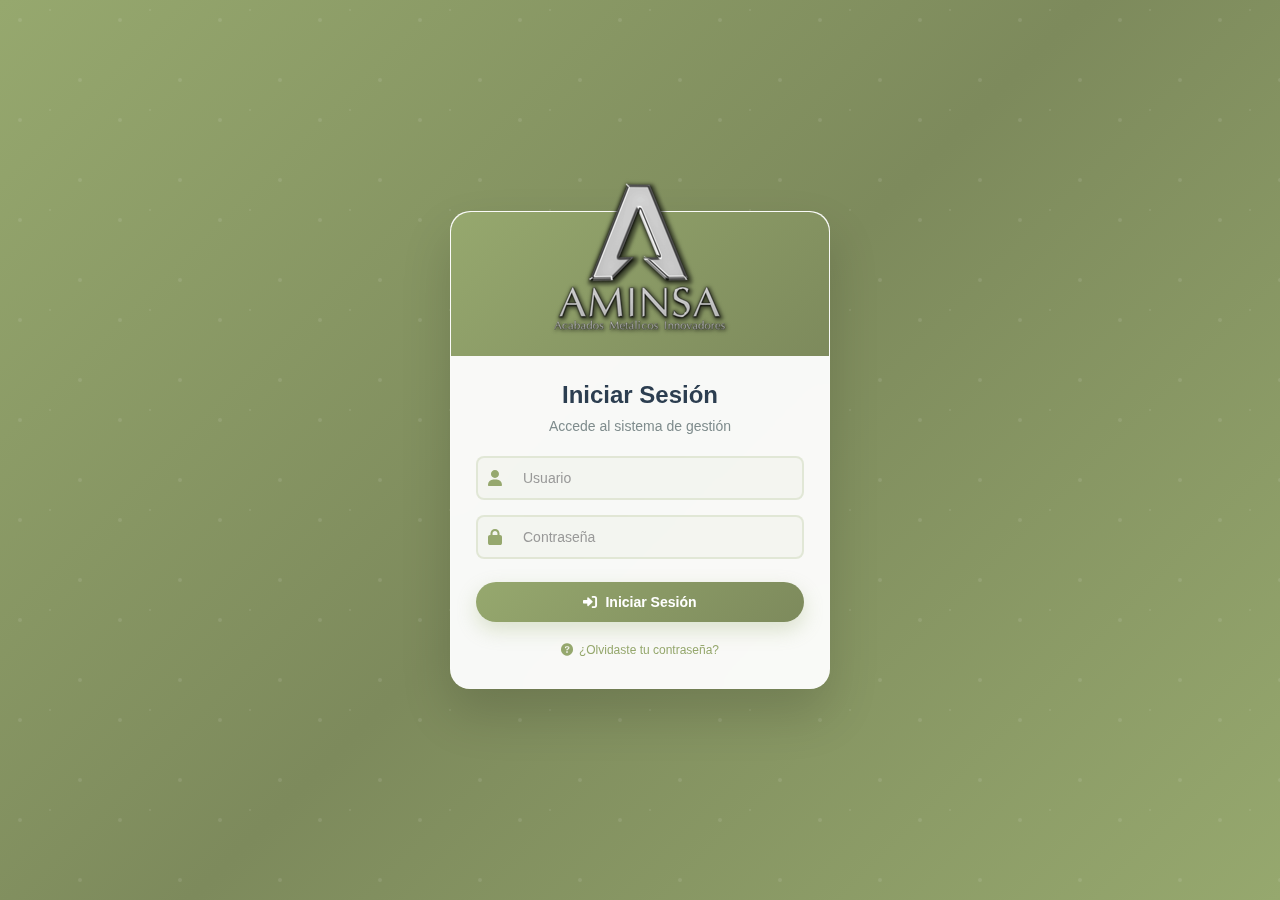
<file: login.html>
<!DOCTYPE html>
<html lang="es">
<head>
    <meta charset="UTF-8">
    <meta name="viewport" content="width=device-width, initial-scale=1.0">
    <title>Login - Sistema de Gestión de Mantenimiento</title>
    <link rel="stylesheet" href="https://cdnjs.cloudflare.com/ajax/libs/font-awesome/6.0.0/css/all.min.css">
</head>
<body>
    <div class="container">
        <div class="login-container">
            <div class="logo-container">
                <div class="logo-placeholder">
                               <img src="[data-uri]" alt="AMINSA - Acabados Metálicos Innovadores" class="company-logo">
                </div>
                            </div>
            <div class="login-box">
                <div class="header-section">
                    
                    <h2>Iniciar Sesión</h2>
                    <p>Accede al sistema de gestión</p>
                </div>
                
                <form id="loginForm" class="login-form">
                    <div class="form-group">
                        <div class="input-wrapper">
                            <i class="fas fa-user input-icon"></i>
                            <input type="text" id="username" placeholder="Usuario" required>
                        </div>
                    </div>
                    <div class="form-group">
                        <div class="input-wrapper">
                            <i class="fas fa-lock input-icon"></i>
                            <input type="password" id="password" placeholder="Contraseña" required>
                        </div>
                    </div>
                    <button type="submit" class="btn-login">
                        <i class="fas fa-sign-in-alt"></i>
                        Iniciar Sesión
                    </button>
                </form>
                
                <div class="forgot-password">
                    <a href="contacto-recuperacion.html">
                        <i class="fas fa-question-circle"></i>
                        ¿Olvidaste tu contraseña?
                    </a>
                </div>
            </div>
        </div>
    </div>
    
    <div class="notification" id="notification"></div>
    
    <style>
        * {
            margin: 0;
            padding: 0;
            box-sizing: border-box;
        }
        
        body {
            font-family: 'Segoe UI', Tahoma, Geneva, Verdana, sans-serif;
            background: linear-gradient(135deg, #96a86e 0%, #7d8a5c 50%, #96a86e 100%);
            min-height: 100vh;
            overflow-x: hidden;
            overflow-y: auto;
            display: flex;
            align-items: center;
            justify-content: center;
            position: relative;
            padding: 10px 0;
        }
        
        body::before {
            content: '';
            position: fixed;
            top: 0;
            left: 0;
            right: 0;
            bottom: 0;
            background: url('data:image/svg+xml,<svg xmlns="http://www.w3.org/2000/svg" viewBox="0 0 100 100"><circle cx="20" cy="20" r="2" fill="rgba(255,255,255,0.1)"/><circle cx="80" cy="80" r="2" fill="rgba(255,255,255,0.1)"/><circle cx="50" cy="10" r="1" fill="rgba(255,255,255,0.1)"/></svg>');
            background-size: 100px 100px;
            animation: float 20s infinite linear;
            z-index: -1;
        }
        
        @keyframes float {
            0% { transform: translate(0, 0); }
            100% { transform: translate(-100px, -100px); }
        }
        
        .container {
            width: 100%;
            max-width: 400px;
            padding: 10px;
            position: relative;
            z-index: 1;
            margin: 0;
        }
        
        .login-container {
            background: rgba(255, 255, 255, 0.95);
            backdrop-filter: blur(20px);
            border-radius: 20px;
            box-shadow: 0 25px 50px rgba(0, 0, 0, 0.15);
            border: 1px solid rgba(255, 255, 255, 0.2);
            overflow: visible;
            transform: translateY(0);
            transition: transform 0.3s ease;
        }
        
        .login-container:hover {
            transform: translateY(-5px);
        }
        
        .logo-container {
            background: linear-gradient(135deg, #96a86e, #7d8a5c);
            padding: 15px 20px;
            text-align: center;
            position: relative;
            border-radius: 20px 20px 0 0;
        }
        
    .logo-placeholder {
    width: 60px;
    height: 60px;
    display: inline-flex;
    align-items: center;
    justify-content: center;
    margin-bottom: 15px;
}
        
        .logo-placeholder i {
            font-size: 28px;
            color: white;
        }
        
        .company-name {
            color: white;
            font-size: 22px;
            font-weight: 700;
            margin: 0;
            text-shadow: 0 2px 4px rgba(0,0,0,0.2);
        }
        
        .company-subtitle {
            color: rgba(255, 255, 255, 0.9);
            font-size: 12px;
            margin: 5px 0 0;
            font-weight: 400;
        }
        
        .login-box {
            padding: 25px;
        }
        
        .header-section {
            text-align: center;
            margin-bottom: 20px;
        }
        
        .header-icon {
            font-size: 36px;
            color: #96a86e;
            margin-bottom: 10px;
            display: block;
        }
        
        .login-box h2 {
            color: #2c3e50;
            font-size: 24px;
            font-weight: 600;
            margin-bottom: 8px;
        }
        
        .login-box p {
            color: #7f8c8d;
            font-size: 14px;
            line-height: 1.4;
        }
        
        .login-form {
            display: flex;
            flex-direction: column;
            gap: 15px;
        }
        
        .form-group {
            position: relative;
        }
        
        .input-wrapper {
            position: relative;
            display: flex;
            align-items: center;
        }
        
        .input-icon {
            position: absolute;
            left: 12px;
            color: #96a86e;
            font-size: 16px;
            z-index: 2;
            transition: color 0.3s ease;
        }
        
        .form-group input {
            width: 100%;
            padding: 12px 12px 12px 45px;
            border: 2px solid rgba(150, 168, 110, 0.2);
            border-radius: 8px;
            font-size: 14px;
            background: rgba(150, 168, 110, 0.05);
            color: #333;
            transition: all 0.3s ease;
            outline: none;
        }
        
        .form-group input:focus {
            border-color: #96a86e;
            background: white;
            box-shadow: 0 0 0 3px rgba(150, 168, 110, 0.1);
        }
        
        .form-group input:focus + .input-icon {
            color: #7d8a5c;
        }
        
        .form-group input::placeholder {
            color: #999;
        }
        
        .btn-login {
            background: linear-gradient(135deg, #96a86e, #7d8a5c);
            color: white;
            border: none;
            border-radius: 50px;
            padding: 12px 25px;
            font-size: 14px;
            font-weight: 600;
            cursor: pointer;
            transition: all 0.3s ease;
            box-shadow: 0 8px 20px rgba(150, 168, 110, 0.3);
            display: inline-flex;
            align-items: center;
            justify-content: center;
            gap: 8px;
            position: relative;
            overflow: hidden;
            margin-top: 8px;
        }
        
        .btn-login::before {
            content: '';
            position: absolute;
            top: 0;
            left: -100%;
            width: 100%;
            height: 100%;
            background: linear-gradient(90deg, transparent, rgba(255,255,255,0.2), transparent);
            transition: left 0.5s ease;
        }
        
        .btn-login:hover::before {
            left: 100%;
        }
        
        .btn-login:hover {
            transform: translateY(-3px);
            box-shadow: 0 15px 35px rgba(150, 168, 110, 0.4);
        }
        
        .btn-login:active {
            transform: translateY(-1px);
        }
        
        .forgot-password {
            text-align: center;
            margin-top: 15px;
        }
        
        .forgot-password a {
            color: #96a86e;
            text-decoration: none;
            font-size: 12px;
            display: inline-flex;
            align-items: center;
            gap: 6px;
            transition: all 0.3s ease;
            padding: 6px 10px;
            border-radius: 6px;
        }
        
        .forgot-password a:hover {
            background: rgba(150, 168, 110, 0.1);
            color: #7d8a5c;
            transform: translateY(-2px);
        }
        
        .notification {
            position: fixed;
            top: 20px;
            right: 20px;
            padding: 15px 20px;
            border-radius: 10px;
            color: white;
            font-weight: 500;
            opacity: 0;
            transform: translateX(100%);
            transition: all 0.3s ease;
            z-index: 1000;
            max-width: 300px;
        }
        
        .notification.show {
            opacity: 1;
            transform: translateX(0);
        }
        
        .notification.success {
            background: linear-gradient(135deg, #28a745, #20c997);
        }
        
        .notification.error {
            background: linear-gradient(135deg, #dc3545, #c82333);
        }
        
        @media (max-width: 600px) {
            .container {
                padding: 8px;
                margin: 0;
            }
            
            .login-box {
                padding: 20px 15px;
            }
            
            .logo-container {
                padding: 20px 15px;
            }
            
            .company-name {
                font-size: 20px;
            }
            
            .btn-login {
                padding: 10px 20px;
                font-size: 13px;
            }
        }
    </style>
    
<script src="js/login.js"></script>
</body>
</html>
</file>
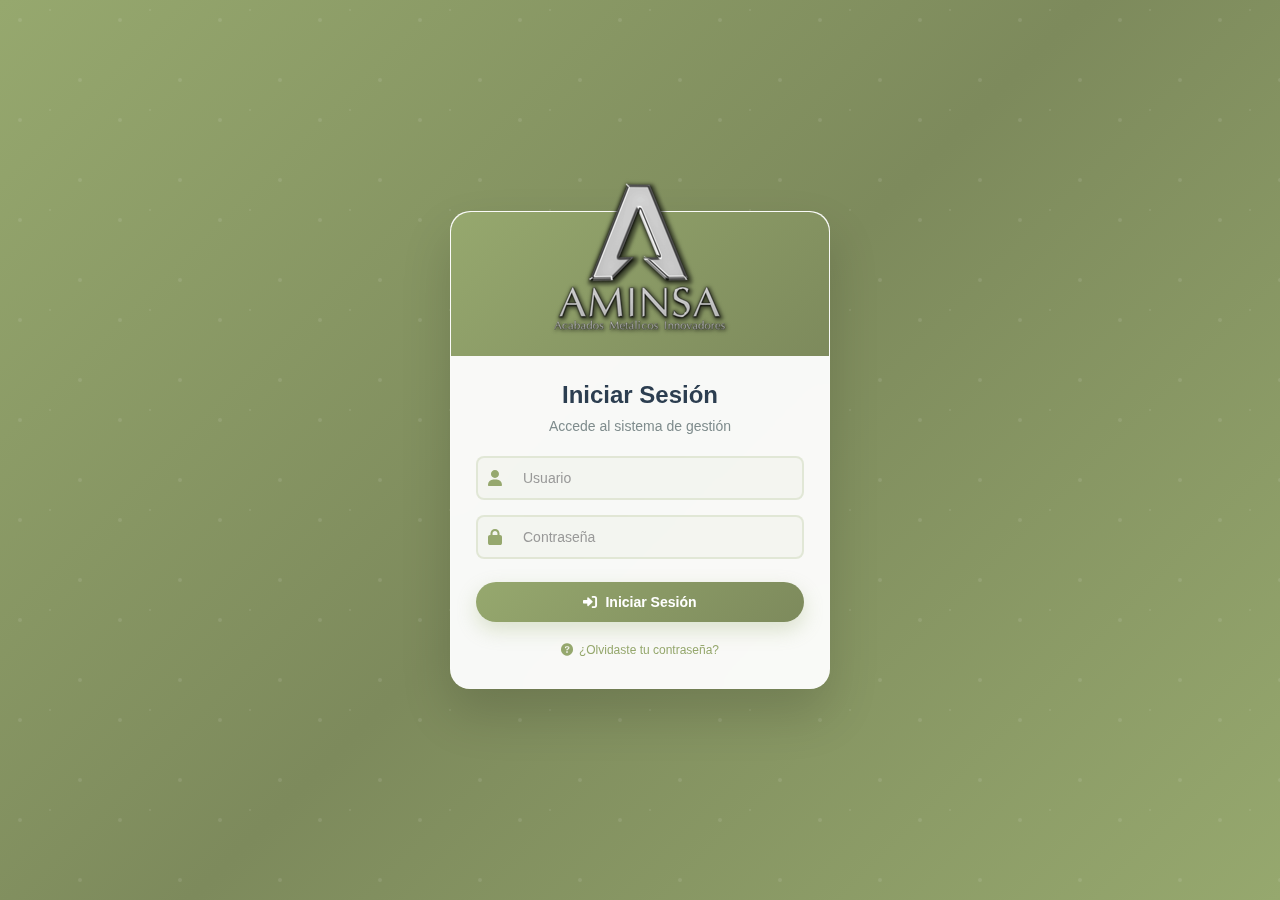
<file: mantenimiento.html>
<!DOCTYPE html>
<html lang="es">
<head>
    <meta charset="UTF-8">
    <meta name="viewport" content="width=device-width, initial-scale=1.0">
    <title>Mantenimiento - Sistema de Gestión de Mantenimiento</title>
    <link rel="stylesheet" href="css/styles.css">
    <link rel="stylesheet" href="https://cdnjs.cloudflare.com/ajax/libs/font-awesome/6.0.0/css/all.min.css">
</head>
<body>
    <header>
        <div class="container header-container">
            <div class="logo-container">
                <a href="menu.html">
                    <img src="[data-uri]" alt="AMINSA - Acabados Metálicos Innovadores" class="company-logo">
                </a>
            </div>
            <nav>
                <ul>
                    <li><a href="dashboard.html"><i class="fas fa-chart-bar"></i> Dashboard</a></li>
<li><a href="reportes.html"><i class="fas fa-chart-line"></i> Reportes</a></li>
                    <li><a href="equipos.html"><i class="fas fa-tools"></i> Equipos</a></li>
                    <li><a href="mantenimiento.html" class="active"><i class="fas fa-wrench"></i> Mantenimiento</a></li>
                    
                    <li><a href="documentos.html"><i class="fas fa-file"></i> Documentos</a></li>
<li><a href="ordenes-trabajo.html"><i class="fas fa-tasks"></i> Ordenes trabajo</a></li>
                    <li><a href="usuarios.html"><i class="fas fa-users"></i> Usuarios</a></li>
                    <li><a href="configuracion.html"><i class="fas fa-cog"></i> Configuración</a></li>
                </ul>

            </nav>
        </div>
    </header>

    <main class="container">
        <h2><i class="fas fa-wrench"></i> Mantenimiento</h2>
        
        <!-- Tabs de mantenimiento -->
        <div class="tab-container">
            <div class="tabs">
                <button class="tab-button active" onclick="showTab('preventivo')">Preventivo</button>
                <button class="tab-button" onclick="showTab('correctivo')">Correctivo</button>
                <button class="tab-button" onclick="showTab('programado')">Programado</button>
                <button class="tab-button" onclick="showTab('historico')">Histórico</button>
            </div>

            <!-- Contenido de las tabs -->
            <div id="preventivo" class="tab-content active">
                <h3>Mantenimiento Preventivo</h3>
                <div class="btn-group">
                    <button class="btn btn-primary" onclick="openModal('nuevo-preventivo')">
                        <i class="fas fa-plus"></i> Nuevo Mantenimiento
                    </button>
                </div>
                <div class="table-responsive">
                    <table>
                        <thead>
                            <tr>
                                <th>Fecha</th>
                                <th>Equipo</th>
                                <th>Tipo</th>
                                <th>Estado</th>
                                <th>Responsable</th>
                                <th>Acciones</th>
                            </tr>
                        </thead>
                        <tbody>
                                                            </td>
                            </tr>
                        </tbody>
                    </table>
                </div>
            </div>

            <div id="correctivo" class="tab-content">
                <h3>Mantenimiento Correctivo</h3>
                <!-- Contenido similar al preventivo -->
            </div>

            <div id="programado" class="tab-content">
                <h3>Mantenimiento Programado</h3>
                <div class="calendar-container">
                    <div id="calendar"></div>
                </div>
            </div>

            <div id="historico" class="tab-content">
                <h3>Historial de Mantenimientos</h3>
                <div class="table-responsive">
                    <table>
                        <thead>
                            <tr>
                                <th>Fecha</th>
                                <th>Equipo</th>
                                <th>Tipo</th>
                                <th>Estado</th>
                                <th>Responsable</th>
                                <th>Descripción</th>
                            </tr>
                        </thead>
                        <tbody>
                            <!-- Filas del historial -->
                        </tbody>
                    </table>
                </div>
            </div>
        </div>

        <!-- Modal para nuevo mantenimiento preventivo -->
        <div id="nuevo-preventivo" class="modal">
            <div class="modal-content">
                <div class="modal-header">
                    <h3>Nuevo Mantenimiento Preventivo</h3>
                    <span class="close" onclick="closeModal('nuevo-preventivo')">&times;</span>
                </div>
                <form onsubmit="guardarMantenimiento(event)">
                    <div class="form-group">
                        <label for="fecha">Fecha</label>
                        <input type="date" id="fecha" required>
                    </div>
                    <div class="form-group">
                        <label for="equipo">Equipo</label>
                        <select id="equipo" required>
                            <option value="">Seleccionar equipo</option>
                            <!-- Opciones de equipos -->
                        </select>
                    </div>
                    <div class="form-group">
                        <label for="tipo">Tipo de Mantenimiento</label>
                        <select id="tipo" required>
                            <option value="preventivo">Preventivo</option>
                            <option value="correctivo">Correctivo</option>
                        </select>
                    </div>
                    <div class="form-group">
                        <label for="responsable">Responsable</label>
                        <select id="responsable" required>
                            <option value="">Seleccionar responsable</option>
                            <!-- Opciones de responsables -->
                        </select>
                    </div>
                    <div class="form-group">
                        <label for="descripcion">Descripción</label>
                        <textarea id="descripcion" required></textarea>
                    </div>
                    <div class="btn-group">
                        <button type="submit" class="btn btn-primary">
                            <i class="fas fa-save"></i> Guardar
                        </button>
                        <button type="button" class="btn btn-secondary" onclick="closeModal('nuevo-preventivo')">
                            <i class="fas fa-times"></i> Cancelar
                        </button>
                    </div>
                </form>
            </div>
        </div>
    </main>

    <footer>
        <div class="container">
            <div class="footer-content">
                <div class="footer-logo">
        <img src="[data-uri]" alt="AMINSA - Acabados Metálicos Innovadores" class="company-logo">
                </div>
                <div class="footer-text">
                    <p>&copy; 2025 Sistema de Gestión de Mantenimiento</p>
                    <p>Todos los derechos reservados</p>
                </div>
            </div>
        </div>
    </footer>

    <script>
// Verificar si hay sesión iniciada
    function checkSession() {
        // En producción, esto se haría con una llamada a tu backend
        // Aquí usamos localStorage para simular la sesión
        const session = localStorage.getItem('session');
        if (!session) {
            window.location.href = 'login.html';
        }
    }

    // Verificar sesión al cargar la página
    document.addEventListener('DOMContentLoaded', checkSession);

    // Función para cerrar sesión
    function logout() {
        localStorage.removeItem('session');
        window.location.href = 'login.html';
    }
        // Funciones para manejar las tabs
        function showTab(tabId) {
            // Ocultar todas las tabs
            const tabs = document.querySelectorAll('.tab-content');
            tabs.forEach(tab => {
                tab.classList.remove('active');
            });

            // Mostrar la tab seleccionada
            const tab = document.getElementById(tabId);
            tab.classList.add('active');

            // Actualizar el botón activo
            const buttons = document.querySelectorAll('.tab-button');
            buttons.forEach(button => {
                button.classList.remove('active');
            });
            document.querySelector(`[onclick="showTab('${tabId}')"]`).classList.add('active');
        }

        // Funciones para manejar el modal
        function openModal(modalId) {
            document.getElementById(modalId).style.display = 'block';
        }

        function closeModal(modalId) {
            document.getElementById(modalId).style.display = 'none';
        }

        // Función para guardar mantenimiento
        function guardarMantenimiento(event) {
            event.preventDefault();
            // Aquí iría la lógica para guardar el mantenimiento
            showNotification('Mantenimiento guardado exitosamente', 'success');
            closeModal('nuevo-preventivo');
        }

        // Función para ver detalles
        function verDetalles() {
            // Aquí iría la lógica para ver detalles del mantenimiento
        }

        // Función para inicializar el calendario
        function initCalendar() {
            // Aquí iría la lógica para inicializar el calendario
        }

        // Función para mostrar notificaciones
        function showNotification(message, type = 'success') {
            const notification = document.createElement('div');
            notification.className = `notification ${type}`;
            notification.innerHTML = `
                <div class="notification-header">
                    <h3 class="notification-title">${type.charAt(0).toUpperCase() + type.slice(1)}</h3>
                    <span class="notification-close">&times;</span>
                </div>
                <p class="notification-body">${message}</p>
            `;
            document.body.appendChild(notification);

            // Eliminar notificación después de 5 segundos
            setTimeout(() => {
                notification.remove();
            }, 5000);

            // Manejar el cierre manual
            notification.querySelector('.notification-close').addEventListener('click', () => {
                notification.remove();
            });
        }

        // Inicializar el calendario cuando se cargue la página
        document.addEventListener('DOMContentLoaded', function() {
            initCalendar();
        });
    </script>
</body>
</html>
</file>
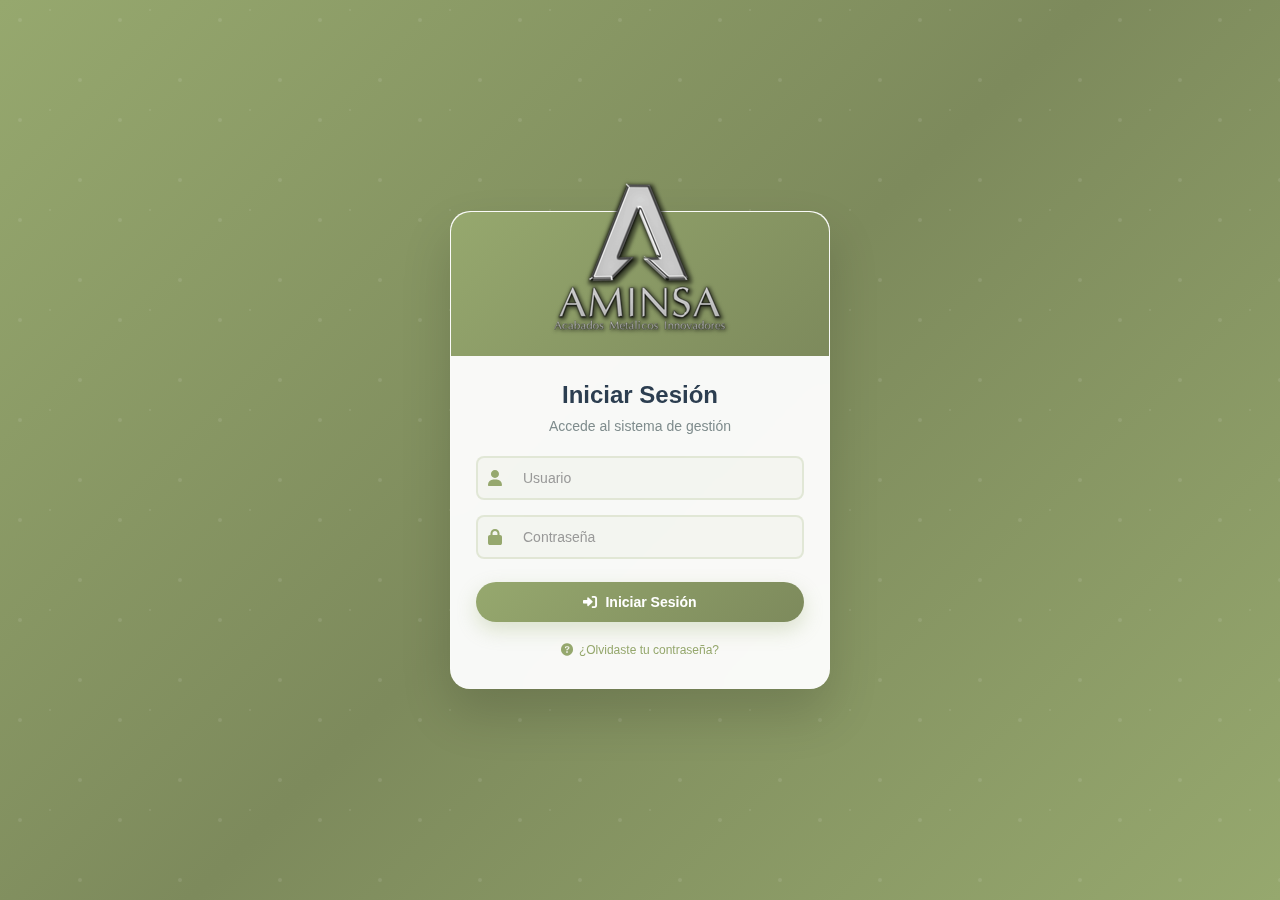
<file: menu.html>
<!DOCTYPE html>
<html lang="es">
<head>
    <meta charset="UTF-8">
    <meta name="viewport" content="width=device-width, initial-scale=1.0">
    <title>Menú - Sistema de Gestión de Mantenimiento</title>
    <link rel="stylesheet" href="css/styles.css">
    <link rel="stylesheet" href="https://cdnjs.cloudflare.com/ajax/libs/font-awesome/6.0.0/css/all.min.css">
</head>
<body>
    <header>
<div class="container header-container">
            <div class="logo-container">
                    <img src="[data-uri]" alt="AMINSA - Acabados Metálicos Innovadores" class="company-logo">
</a>
            <h1 class="company-title">Sistema de Gestión de Mantenimiento</h1>
</div>
<div class="user-info">
    <span id="userName"></span>
    <button class="logout-btn">
    <i class="fas fa-sign-out-alt"></i>
    Cerrar Sesión
</button>
<a href="login.html">
</div>
<!-- Agregamos estos elementos al final del body -->
<div class="loading-overlay">
    <div class="loading-spinner"></div>
</div>
    </header>

  <div class="menu-grid" id="menu-container">
    <!-- El menú se generará dinámicamente -->
</div>
    </main>

<script src="js/permisos.js"></script>
<script src="js/menu.js"></script>
</body>
</html>
</file>
<file: css/styles.css>
/* ==========================================
   VARIABLES CSS PERSONALIZADAS - COLOR BASE #96a86e
   ========================================== */
:root {
    /* Color base solicitado: #96a86e */
    --brand-primary: #96a86e;
    --brand-primary-dark: #7d8f5a;
    --brand-primary-light: #a8b885;
    --brand-primary-lighter: #c4d0a6;
    --brand-primary-alpha: rgba(150, 168, 110, 0.1);
    
    /* Colores principales basados en el color base */
    --primary-color: var(--brand-primary);
    --primary-hover: var(--brand-primary-dark);
    --primary-light: var(--brand-primary-light);
    --primary-lighter: var(--brand-primary-lighter);
    --secondary-color: #6b7c4d;
    --accent-color: #8fa460;
    
    /* Colores de estado */
    --success-color: #10b981;
    --warning-color: #f59e0b;
    --danger-color: #ef4444;
    --info-color: #06b6d4;
    
    /* Colores de fondo */
    --bg-primary: #ffffff;
    --bg-secondary: #f8fafc;
    --bg-tertiary: #f1f5f9;
    --bg-brand: rgba(150, 168, 110, 0.05);
    --bg-brand-hover: rgba(150, 168, 110, 0.1);
    --bg-dark: #0f172a;
    
    /* Colores de texto */
    --text-primary: #0f172a;
    --text-secondary: #475569;
    --text-muted: #94a3b8;
    --text-light: #ffffff;
    --text-brand: var(--brand-primary);
    
    /* Colores de borde */
    --border-light: #e2e8f0;
    --border-medium: #cbd5e1;
    --border-dark: #64748b;
    --border-brand: var(--brand-primary);
    --border-brand-light: var(--brand-primary-light);
    
    /* Sombras con color base */
    --shadow-sm: 0 1px 2px 0 rgba(0, 0, 0, 0.05);
    --shadow-md: 0 4px 6px -1px rgba(0, 0, 0, 0.1), 0 2px 4px -1px rgba(0, 0, 0, 0.06);
    --shadow-lg: 0 10px 15px -3px rgba(0, 0, 0, 0.1), 0 4px 6px -2px rgba(0, 0, 0, 0.05);
    --shadow-xl: 0 20px 25px -5px rgba(0, 0, 0, 0.1), 0 10px 10px -5px rgba(0, 0, 0, 0.04);
    --shadow-brand: 0 4px 14px 0 rgba(150, 168, 110, 0.15);
    
    /* Espaciado */
    --spacing-xs: 0.25rem;
    --spacing-sm: 0.5rem;
    --spacing-md: 1rem;
    --spacing-lg: 1.5rem;
    --spacing-xl: 2rem;
    --spacing-2xl: 3rem;
    
    /* Bordes redondeados */
    --radius-sm: 0.25rem;
    --radius-md: 0.5rem;
    --radius-lg: 0.75rem;
    --radius-xl: 1rem;
    --radius-2xl: 1.5rem;
    
    /* Transiciones */
    --transition-fast: 0.15s ease-out;
    --transition-normal: 0.3s ease-out;
    --transition-slow: 0.5s ease-out;
    
    /* Fuentes */
    --font-family-base: -apple-system, BlinkMacSystemFont, "Segoe UI", Roboto, "Helvetica Neue", Arial, sans-serif;
    --font-family-mono: ui-monospace, SFMono-Regular, "SF Mono", Consolas, "Liberation Mono", Menlo, monospace;
    
    /* Tamaños de fuente */
    --font-size-xs: 0.75rem;
    --font-size-sm: 0.875rem;
    --font-size-base: 1rem;
    --font-size-lg: 1.125rem;
    --font-size-xl: 1.25rem;
    --font-size-2xl: 1.5rem;
    --font-size-3xl: 2rem;
    
    /* Pesos de fuente */
    --font-weight-normal: 400;
    --font-weight-medium: 500;
    --font-weight-semibold: 600;
    --font-weight-bold: 700;
}

/* ==========================================
   RESET Y ESTILOS BASE
   ========================================== */
*,
*::before,
*::after {
    box-sizing: border-box;
    margin: 0;
    padding: 0;
}

html {
    line-height: 1.5;
    -webkit-text-size-adjust: 100%;
    -webkit-tap-highlight-color: transparent;
}

body {
    font-family: var(--font-family-base);
    font-size: var(--font-size-base);
    font-weight: var(--font-weight-normal);
    line-height: 1.6;
    color: var(--text-primary);
    background-color: var(--bg-secondary);
    -webkit-font-smoothing: antialiased;
    -moz-osx-font-smoothing: grayscale;
}

/* ==========================================
   LAYOUT CONTAINERS
   ========================================== */
.container {
    width: 100%;
    max-width: 1200px;
    margin: 0 auto;
    padding: 0 var(--spacing-md);
}

.container-fluid {
    width: 100%;
    padding: 0 var(--spacing-md);
}

/* ==========================================
   HEADER STYLES
   ========================================== */
.header-container {
    display: flex;
    justify-content: space-between;
    align-items: center;
    padding: var(--spacing-lg) 0;
    background: var(--bg-primary);
    border-bottom: 1px solid var(--border-light);
    box-shadow: var(--shadow-sm);
    position: sticky;
    top: 0;
    z-index: 100;
}

.logo-container {
    display: flex;
    align-items: center;
    gap: var(--spacing-md);
}

.logo-container img {
    width: 120px;
    height: 120px;
    object-fit: contain;
    transition: var(--transition-normal);
}

.logo-container img:hover {
    border-color: var(--primary-hover);
    transform: scale(1.05);
}

.user-info {
    display: flex;
    align-items: center;
    gap: var(--spacing-md);
    padding: var(--spacing-sm) var(--spacing-md);
    background: var(--bg-tertiary);
    border-radius: var(--radius-lg);
    transition: var(--transition-normal);
}

.user-info:hover {
    background: var(--bg-brand-hover);
}

.user-info span {
    font-weight: var(--font-weight-semibold);
    color: var(--text-primary);
}

/* ==========================================
   NAVEGACIÓN
   ========================================== */
nav ul {
    display: flex;
    list-style: none;
    gap: var(--spacing-sm);
    margin: 0;
    padding: 0;
}

nav li {
    position: relative;
}

nav a {
    display: block;
    padding: var(--spacing-sm) var(--spacing-md);
    text-decoration: none;
    color: var(--text-secondary);
    font-weight: var(--font-weight-medium);
    border-radius: var(--radius-md);
    transition: var(--transition-normal);
    position: relative;
}

nav a:hover {
    color: var(--primary-color);
    background: var(--bg-brand-hover);
}

nav a.active {
    color: var(--primary-color);
    background: var(--bg-brand);
}

nav a.active::after {
    content: '';
    position: absolute;
    bottom: -2px;
    left: 50%;
    transform: translateX(-50%);
    width: 20px;
    height: 2px;
    background: var(--primary-color);
    border-radius: var(--radius-sm);
}

/* ==========================================
   LOGIN STYLES
   ========================================== */
.login-container {
    display: flex;
    justify-content: center;
    align-items: center;
    min-height: 100vh;
    background: linear-gradient(135deg, var(--brand-primary) 0%, var(--brand-primary-dark) 100%);
    padding: var(--spacing-lg);
    position: relative;
}

.login-container::before {
    content: '';
    position: absolute;
    top: 0;
    left: 0;
    right: 0;
    bottom: 0;
    background: url('data:image/svg+xml,<svg xmlns="http://www.w3.org/2000/svg" viewBox="0 0 100 100"><defs><pattern id="grain" width="100" height="100" patternUnits="userSpaceOnUse"><circle cx="50" cy="50" r="0.5" fill="rgba(255,255,255,0.1)"/></pattern></defs><rect width="100" height="100" fill="url(%23grain)"/></svg>');
    opacity: 0.3;
}

.login-form-container {
    background: rgba(255, 255, 255, 0.95);
    backdrop-filter: blur(20px);
    border: 1px solid rgba(255, 255, 255, 0.2);
    border-radius: var(--radius-2xl);
    padding: var(--spacing-2xl);
    width: 100%;
    max-width: 420px;
    box-shadow: var(--shadow-xl);
    position: relative;
    z-index: 1;
    animation: fadeInUp 0.6s ease-out;
}

@keyframes fadeInUp {
    from {
        opacity: 0;
        transform: translateY(30px);
    }
    to {
        opacity: 1;
        transform: translateY(0);
    }
}

.login-title {
    font-size: var(--font-size-3xl);
    font-weight: var(--font-weight-bold);
    color: var(--text-primary);
    text-align: center;
    margin-bottom: var(--spacing-xl);
    position: relative;
}

.login-title::after {
    content: '';
    position: absolute;
    bottom: -10px;
    left: 50%;
    transform: translateX(-50%);
    width: 60px;
    height: 3px;
    background: linear-gradient(90deg, var(--primary-color), var(--accent-color));
    border-radius: var(--radius-sm);
}

.login-form {
    display: flex;
    flex-direction: column;
    gap: var(--spacing-lg);
}

.input-group {
    position: relative;
}

.input-group input {
    width: 100%;
    padding: var(--spacing-md) var(--spacing-lg) var(--spacing-md) 50px;
    border: 2px solid var(--border-light);
    border-radius: var(--radius-lg);
    background: var(--bg-primary);
    font-size: var(--font-size-base);
    color: var(--text-primary);
    transition: var(--transition-normal);
    outline: none;
}

.input-group input:focus {
    border-color: var(--primary-color);
    box-shadow: 0 0 0 3px var(--brand-primary-alpha);
    transform: translateY(-1px);
}

.input-group input::placeholder {
    color: var(--text-muted);
}

.input-group i {
    position: absolute;
    left: var(--spacing-md);
    top: 50%;
    transform: translateY(-50%);
    color: var(--text-muted);
    font-size: var(--font-size-lg);
    pointer-events: none;
    transition: var(--transition-normal);
}

.input-group input:focus + i {
    color: var(--primary-color);
}

.login-button {
    background: linear-gradient(135deg, var(--primary-color), var(--accent-color));
    color: var(--text-light);
    border: none;
    padding: var(--spacing-md) var(--spacing-lg);
    border-radius: var(--radius-lg);
    font-size: var(--font-size-base);
    font-weight: var(--font-weight-semibold);
    cursor: pointer;
    transition: var(--transition-normal);
    position: relative;
    overflow: hidden;
}

.login-button::before {
    content: '';
    position: absolute;
    top: 0;
    left: -100%;
    width: 100%;
    height: 100%;
    background: linear-gradient(90deg, transparent, rgba(255, 255, 255, 0.2), transparent);
    transition: var(--transition-slow);
}

.login-button:hover::before {
    left: 100%;
}

.login-button:hover {
    transform: translateY(-2px);
    box-shadow: var(--shadow-brand);
}

.login-button:active {
    transform: translateY(0);
}

/* ==========================================
   MENU GRID STYLES
   ========================================== */
.menu-grid {
    display: grid;
    grid-template-columns: repeat(auto-fit, minmax(280px, 1fr));
    gap: var(--spacing-xl);
    padding: var(--spacing-xl) 0;
    max-width: 1200px;
    margin: 0 auto;
}

.menu-card {
    background: var(--bg-primary);
    border-radius: var(--radius-xl);
    padding: var(--spacing-xl);
    text-align: center;
    border: 1px solid var(--border-light);
    transition: var(--transition-normal);
    cursor: pointer;
    position: relative;
    overflow: hidden;
}

.menu-card::before {
    content: '';
    position: absolute;
    top: 0;
    left: 0;
    right: 0;
    height: 4px;
    background: linear-gradient(90deg, var(--primary-color), var(--accent-color));
    transform: scaleX(0);
    transition: var(--transition-normal);
}

.menu-card:hover::before {
    transform: scaleX(1);
}

.menu-card:hover {
    transform: translateY(-8px);
    box-shadow: var(--shadow-xl);
    border-color: var(--primary-color);
}

.menu-card i {
    font-size: 3rem;
    margin-bottom: var(--spacing-lg);
    color: var(--brand-primary) !important; 
    transition: var(--transition-normal);
}

.menu-card:hover i {
    transform: scale(1.1);
    color: var(--brand-primary-dark) !important; 
}

.menu-card h3 {
    color: var(--text-primary);
    font-size: var(--font-size-xl);
    font-weight: var(--font-weight-semibold);
    margin: 0;
    margin-bottom: var(--spacing-sm);
}

.menu-card p {
    color: var(--text-secondary);
    font-size: var(--font-size-sm);
    margin: 0;
}



/* ==========================================
   CARDS GENERALES
   ========================================== */
.card {
    background: var(--bg-primary);
    border-radius: var(--radius-lg);
    padding: var(--spacing-xl);
    margin-bottom: var(--spacing-lg);
    border: 1px solid var(--border-light);
    box-shadow: var(--shadow-sm);
    transition: var(--transition-normal);
}

.card:hover {
    box-shadow: var(--shadow-md);
}

.card h3 {
    margin: 0 0 var(--spacing-md) 0;
    color: var(--text-primary);
    font-weight: var(--font-weight-semibold);
}

/* ==========================================
   TABLAS
   ========================================== */
.table-responsive {
    overflow-x: auto;
    border-radius: var(--radius-lg);
    border: 1px solid var(--border-light);
}

table {
    width: 100%;
    border-collapse: collapse;
    background: var(--bg-primary);
}

th {
    background: var(--bg-tertiary);
    color: var(--text-primary);
    font-weight: var(--font-weight-semibold);
    padding: var(--spacing-md) var(--spacing-lg);
    text-align: left;
    border-bottom: 2px solid var(--border-medium);
}

td {
    padding: var(--spacing-md) var(--spacing-lg);
    border-bottom: 1px solid var(--border-light);
    color: var(--text-secondary);
}

tr:hover {
    background: var(--bg-brand-hover);
}

tr:last-child td {
    border-bottom: none;
}

/* ==========================================
   FORMULARIOS
   ========================================== */
.form-group {
    margin-bottom: var(--spacing-lg);
}

.form-group label {
    display: block;
    margin-bottom: var(--spacing-sm);
    font-weight: var(--font-weight-medium);
    color: var(--text-primary);
}

.form-group input,
.form-group select,
.form-group textarea {
    width: 100%;
    padding: var(--spacing-md);
    border: 2px solid var(--border-light);
    border-radius: var(--radius-md);
    background: var(--bg-primary);
    color: var(--text-primary);
    font-size: var(--font-size-base);
    transition: var(--transition-normal);
    outline: none;
}

.form-group input:focus,
.form-group select:focus,
.form-group textarea:focus {
    border-color: var(--primary-color);
    box-shadow: 0 0 0 3px var(--brand-primary-alpha);
}

/* ==========================================
   BOTONES
   ========================================== */
.btn {
    display: inline-flex;
    align-items: center;
    justify-content: center;
    gap: var(--spacing-sm);
    padding: var(--spacing-md) var(--spacing-lg);
    border: none;
    border-radius: var(--radius-md);
    font-size: var(--font-size-base);
    font-weight: var(--font-weight-medium);
    text-decoration: none;
    cursor: pointer;
    transition: var(--transition-normal);
    position: relative;
    overflow: hidden;
}

.btn-primary {
    background: var(--primary-color);
    color: var(--text-light);
}

.btn-primary:hover {
    background: var(--primary-hover);
    transform: translateY(-2px);
    box-shadow: var(--shadow-brand);
}

.btn-secondary {
    background: var(--bg-tertiary);
    color: var(--text-primary);
    border: 1px solid var(--border-medium);
}

.btn-secondary:hover {
    background: var(--bg-brand-hover);
    border-color: var(--border-dark);
}

.btn-success {
    background: var(--success-color);
    color: var(--text-light);
}

.btn-warning {
    background: var(--warning-color);
    color: var(--text-light);
}

.btn-danger {
    background: var(--danger-color);
    color: var(--text-light);
}

/* ==========================================
   ESTADOS DE ÓRDENES
   ========================================== */
.status {
    padding: 0.25rem 0.75rem;
    border-radius: var(--radius-md);
    font-weight: var(--font-weight-semibold);
    font-size: var(--font-size-sm);
    text-transform: uppercase;
    letter-spacing: 0.5px;
}

.status.pendiente {
    background-color: var(--warning-color);
    color: var(--text-light);
}

.status.asignada {
    background-color: var(--info-color);
    color: var(--text-light);
}

.status.en_proceso {
    background-color: var(--primary-color);
    color: var(--text-light);
}

.status.completada {
    background-color: var(--success-color);
    color: var(--text-light);
}

.status.cancelada {
    background-color: var(--danger-color);
    color: var(--text-light);
}

.status.postergada {
    background-color: var(--text-muted);
    color: var(--text-light);
}

/* ==========================================
   NIVELES DE URGENCIA
   ========================================== */
.urgency {
    padding: 0.25rem 0.75rem;
    border-radius: var(--radius-md);
    font-weight: var(--font-weight-semibold);
    font-size: var(--font-size-sm);
    text-transform: uppercase;
    letter-spacing: 0.5px;
}

.urgency.baja {
    background-color: var(--success-color);
    color: var(--text-light);
}

.urgency.media {
    background-color: var(--warning-color);
    color: var(--text-light);
}

.urgency.alta {
    background-color: var(--danger-color);
    color: var(--text-light);
}

/* ==========================================
   BADGES
   ========================================== */
.badge {
    display: inline-flex;
    align-items: center;
    padding: var(--spacing-xs) var(--spacing-sm);
    font-size: var(--font-size-xs);
    font-weight: var(--font-weight-medium);
    border-radius: var(--radius-xl);
    text-transform: uppercase;
    letter-spacing: 0.5px;
}

.badge-primary {
    background: var(--brand-primary-alpha);
    color: var(--primary-color);
}

.badge-success {
    background: rgba(16, 185, 129, 0.1);
    color: var(--success-color);
}

.badge-warning {
    background: rgba(245, 158, 11, 0.1);
    color: var(--warning-color);
}

.badge-danger {
    background: rgba(239, 68, 68, 0.1);
    color: var(--danger-color);
}

/* ==========================================
   MODALES
   ========================================== */
.modal {
    display: none;
    position: fixed;
    top: 0;
    left: 0;
    width: 100%;
    height: 100%;
    background: rgba(0, 0, 0, 0.5);
    backdrop-filter: blur(4px);
    z-index: 1000;
    padding: var(--spacing-lg);
}

.modal-content {
    background: var(--bg-primary);
    margin: 5% auto;
    padding: 0;
    width: 90%;
    max-width: 500px;
    border-radius: var(--radius-xl);
    box-shadow: var(--shadow-xl);
    animation: modalFadeIn 0.3s ease-out;
}

@keyframes modalFadeIn {
    from {
        opacity: 0;
        transform: scale(0.9) translateY(-20px);
    }
    to {
        opacity: 1;
        transform: scale(1) translateY(0);
    }
}

.modal-header {
    display: flex;
    justify-content: space-between;
    align-items: center;
    padding: var(--spacing-xl);
    border-bottom: 1px solid var(--border-light);
}

.modal-header h3 {
    margin: 0;
    color: var(--text-primary);
    font-weight: var(--font-weight-semibold);
}

.modal-close {
    background: none;
    border: none;
    font-size: var(--font-size-xl);
    cursor: pointer;
    color: var(--text-muted);
    transition: var(--transition-fast);
}

.modal-close:hover {
    color: var(--text-primary);
}

.modal-body {
    padding: var(--spacing-xl);
}

.modal-footer {
    display: flex;
    justify-content: flex-end;
    gap: var(--spacing-md);
    padding: var(--spacing-xl);
    border-top: 1px solid var(--border-light);
}

/* ==========================================
   SISTEMA DE CARGA
   ========================================== */
.loading-overlay {
    position: fixed;
    top: 0;
    left: 0;
    width: 100%;
    height: 100%;
    background: rgba(255, 255, 255, 0.9);
    display: none;
    justify-content: center;
    align-items: center;
    z-index: 9999;
    backdrop-filter: blur(4px);
}

.loading-spinner {
    width: 60px;
    height: 60px;
    border: 4px solid var(--border-light);
    border-top: 4px solid var(--primary-color);
    border-radius: 50%;
    animation: spin 1s linear infinite;
}

@keyframes spin {
    0% { transform: rotate(0deg); }
    100% { transform: rotate(360deg); }
}

/* ==========================================
   NOTIFICACIONES
   ========================================== */
.notification {
    position: fixed;
    top: var(--spacing-lg);
    right: var(--spacing-lg);
    min-width: 300px;
    max-width: 400px;
    padding: var(--spacing-lg);
    border-radius: var(--radius-lg);
    box-shadow: var(--shadow-lg);
    z-index: 1000;
    animation: slideInRight 0.3s ease-out;
    border-left: 4px solid;
}

.notification.success {
    background: #ecfdf5;
    color: #065f46;
    border-left-color: var(--success-color);
}

.notification.error {
    background: #fef2f2;
    color: #991b1b;
    border-left-color: var(--danger-color);
}

.notification.warning {
    background: #fffbeb;
    color: #92400e;
    border-left-color: var(--warning-color);
}

.notification.info {
    background: #f0f9ff;
    color: #0c4a6e;
    border-left-color: var(--info-color);
}

@keyframes slideInRight {
    from {
        transform: translateX(100%);
        opacity: 0;
    }
    to {
        transform: translateX(0);
        opacity: 1;
    }
}

/* ==========================================
   RESPONSIVE DESIGN
   ========================================== */
@media (max-width: 768px) {
    .container {
        padding: 0 var(--spacing-sm);
    }
    
    .header-container {
        flex-direction: column;
        gap: var(--spacing-md);
    }
    
    .menu-grid {
        grid-template-columns: 1fr;
        gap: var(--spacing-lg);
    }
    
    .login-form-container {
        margin: var(--spacing-md);
        padding: var(--spacing-xl);
    }
    
    .modal-content {
        width: 95%;
        margin: 10% auto;
    }
}

/* ==========================================
   MODO OSCURO
   ========================================== */
@media (prefers-color-scheme: dark) {
    :root {
        --bg-primary: #1e293b;
        --bg-secondary: #0f172a;
        --bg-tertiary: #334155;
        --text-primary: #f1f5f9;
        --text-secondary: #cbd5e1;
        --text-muted: #64748b;
        --border-light: #334155;
        --border-medium: #475569;
        --border-dark: #64748b;
    }
    
    .login-container {
        background: linear-gradient(135deg, #0f172a 0%, #1e293b 100%);
    }
    
    .login-form-container {
        background: rgba(30, 41, 59, 0.95);
        border: 1px solid rgba(255, 255, 255, 0.1);
    }
}

/* ==========================================
   UTILIDADES
   ========================================== */
.text-center { text-align: center; }
.text-left { text-align: left; }
.text-right { text-align: right; }

.d-flex { display: flex; }
.d-block { display: block; }
.d-none { display: none; }

.justify-content-center { justify-content: center; }
.justify-content-between { justify-content: space-between; }
.align-items-center { align-items: center; }

.mb-0 { margin-bottom: 0; }
.mb-1 { margin-bottom: var(--spacing-xs); }
.mb-2 { margin-bottom: var(--spacing-sm); }
.mb-3 { margin-bottom: var(--spacing-md); }
.mb-4 { margin-bottom: var(--spacing-lg); }
.mb-5 { margin-bottom: var(--spacing-xl); }

.mt-0 { margin-top: 0; }
.mt-1 { margin-top: var(--spacing-xs); }
.mt-2 { margin-top: var(--spacing-sm); }
.mt-3 { margin-top: var(--spacing-md); }
.mt-4 { margin-top: var(--spacing-lg); }
.mt-5 { margin-top: var(--spacing-xl); }
</file>
